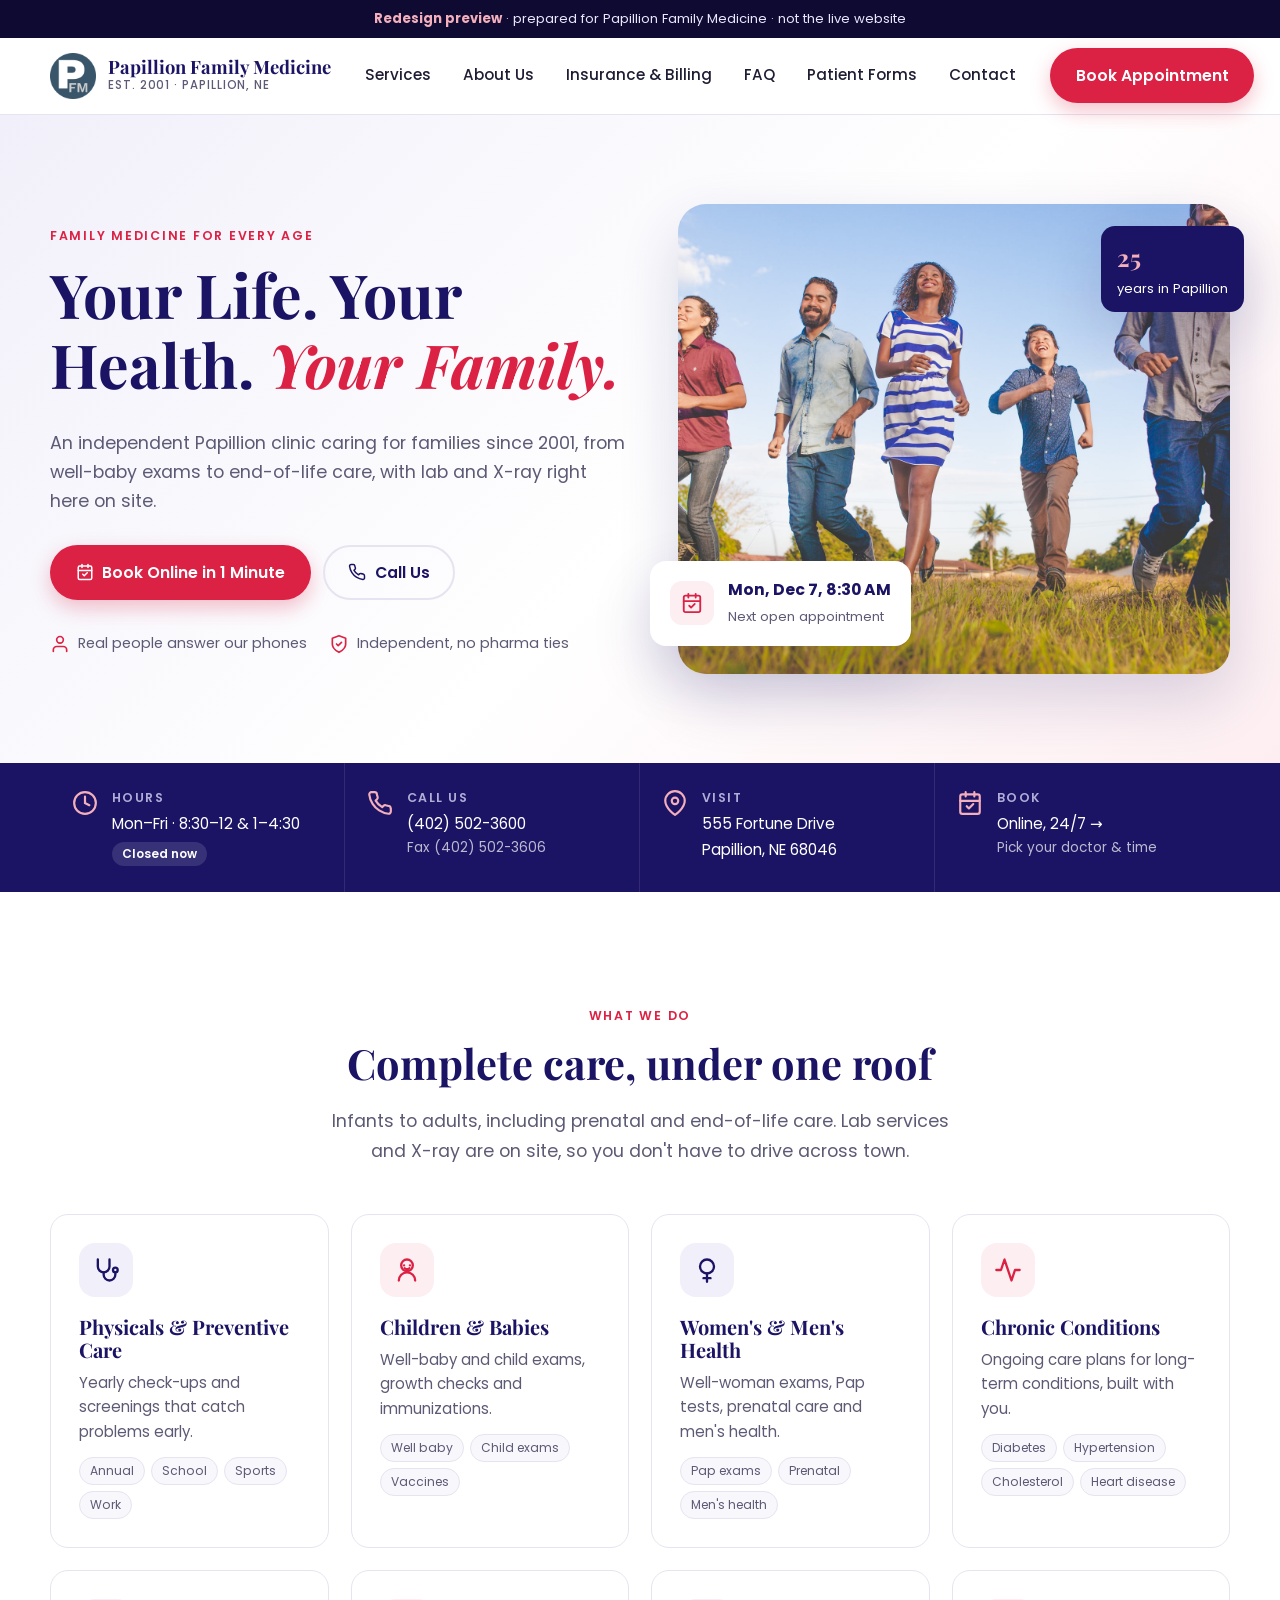
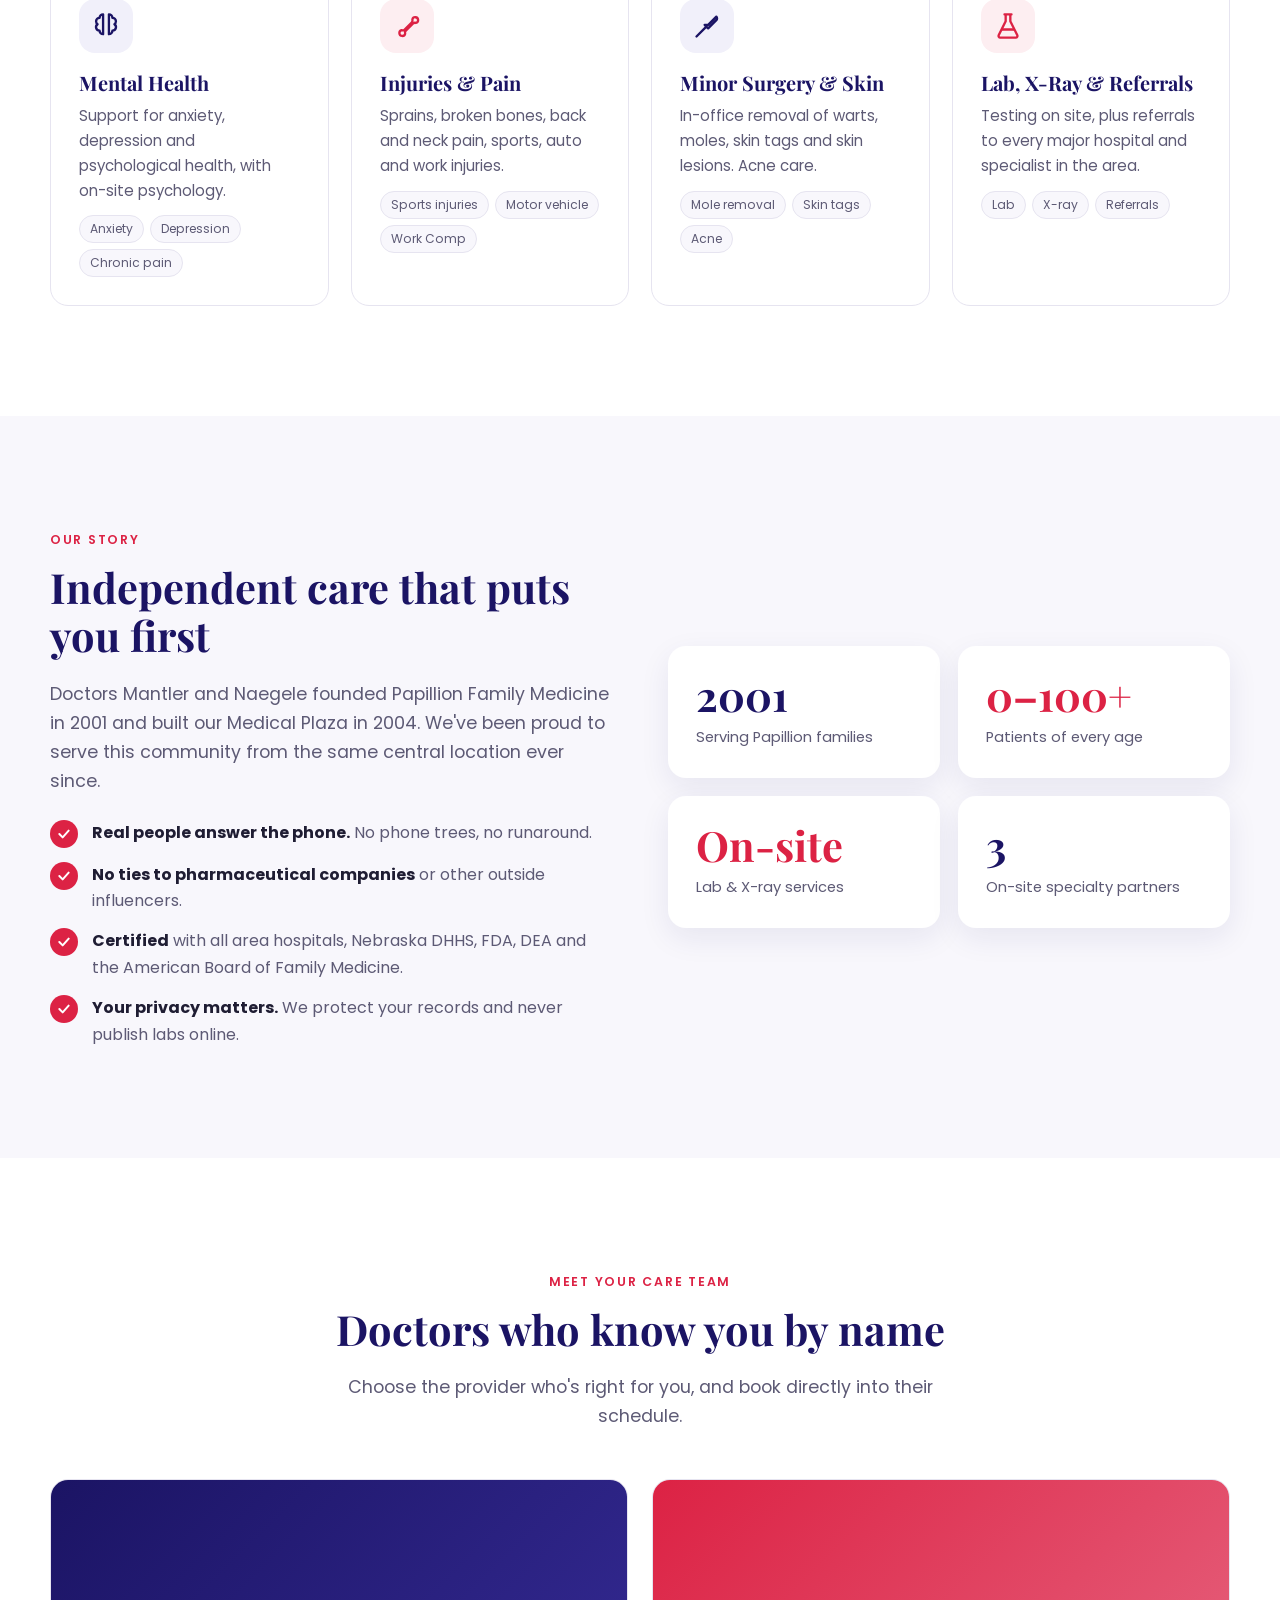
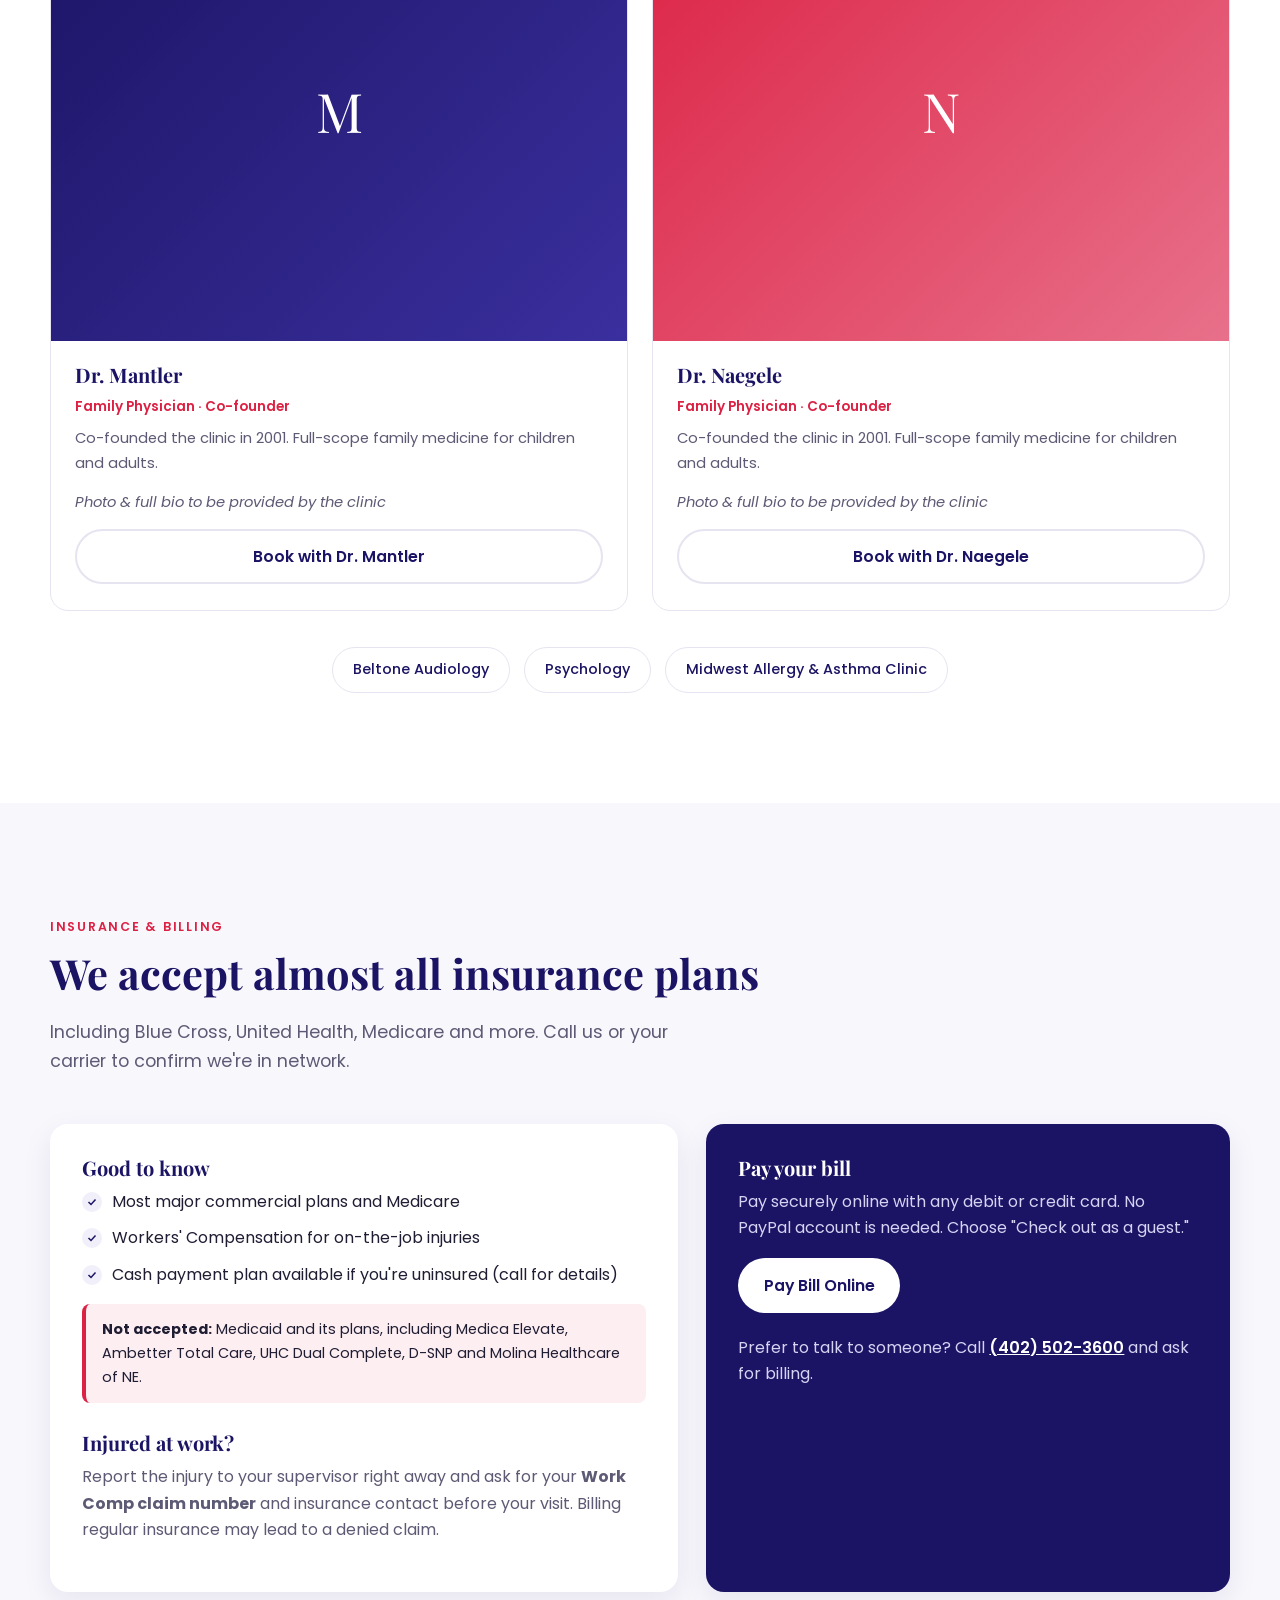
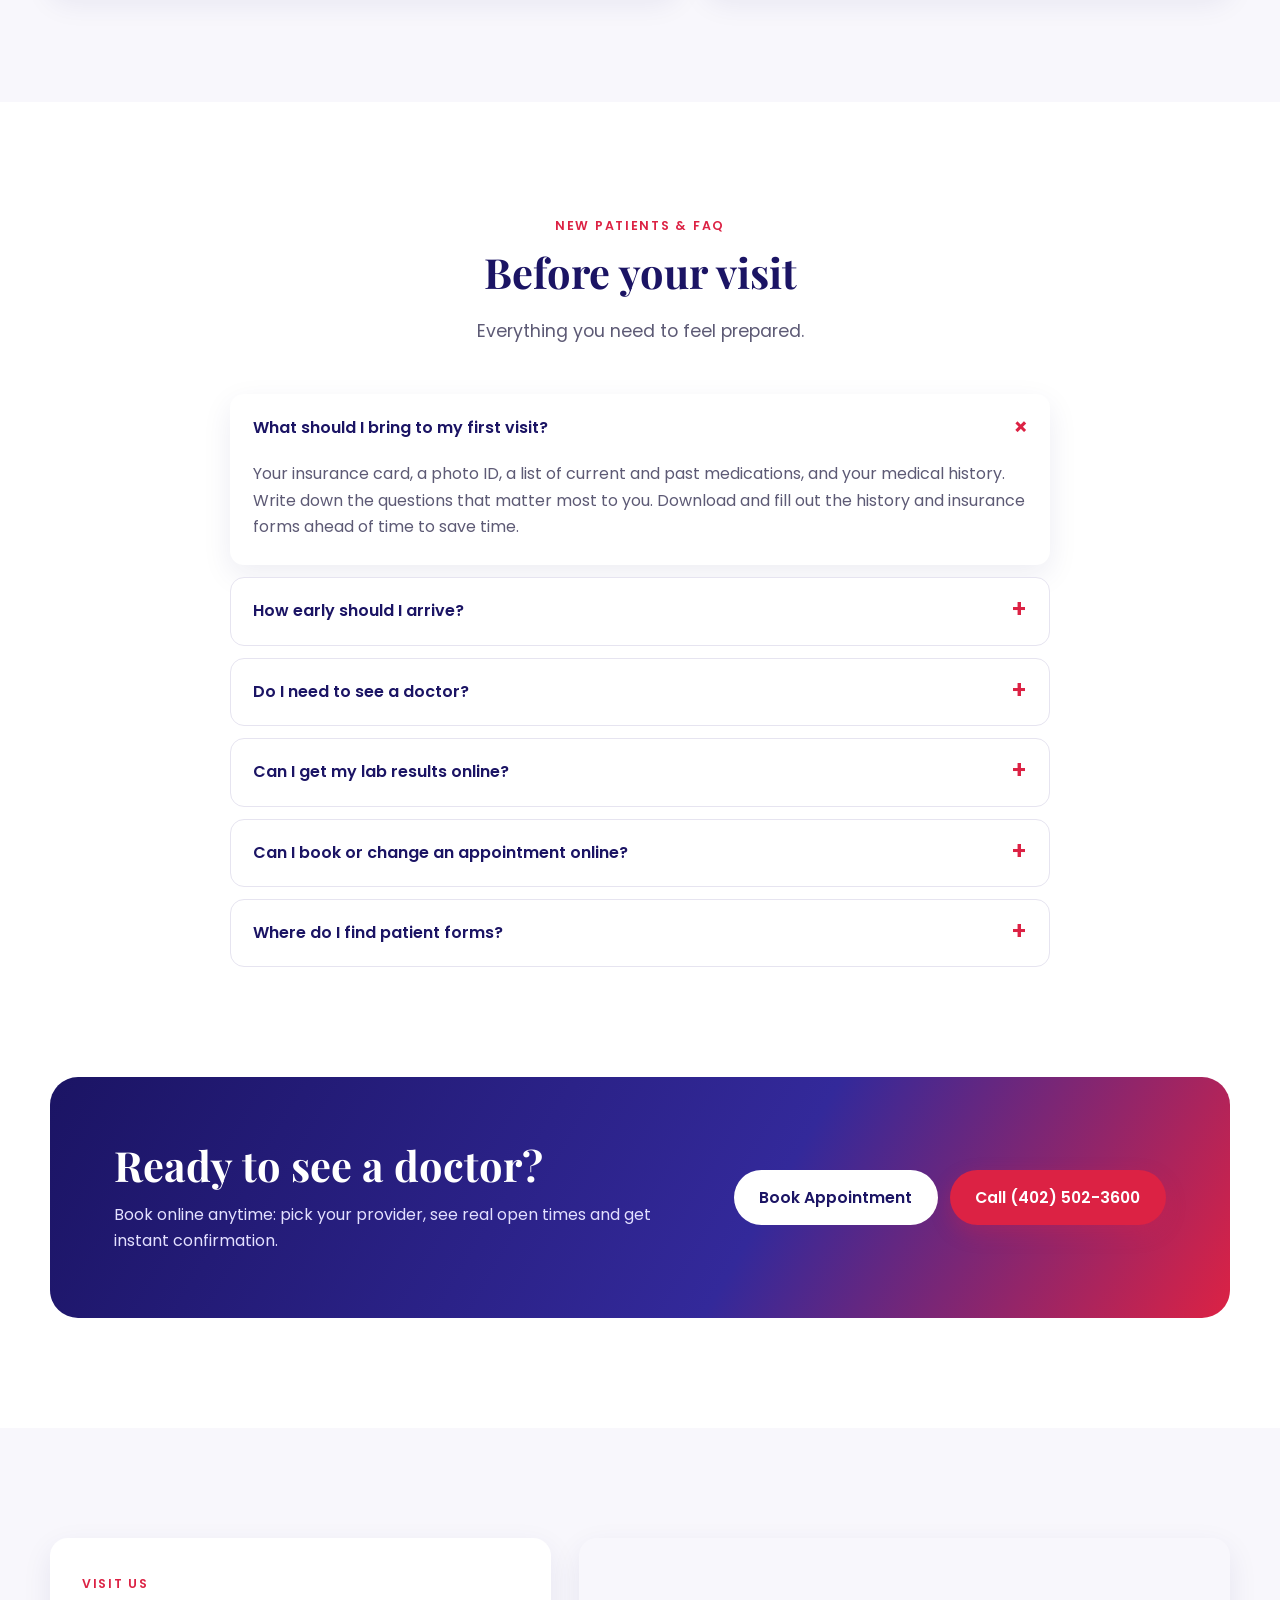
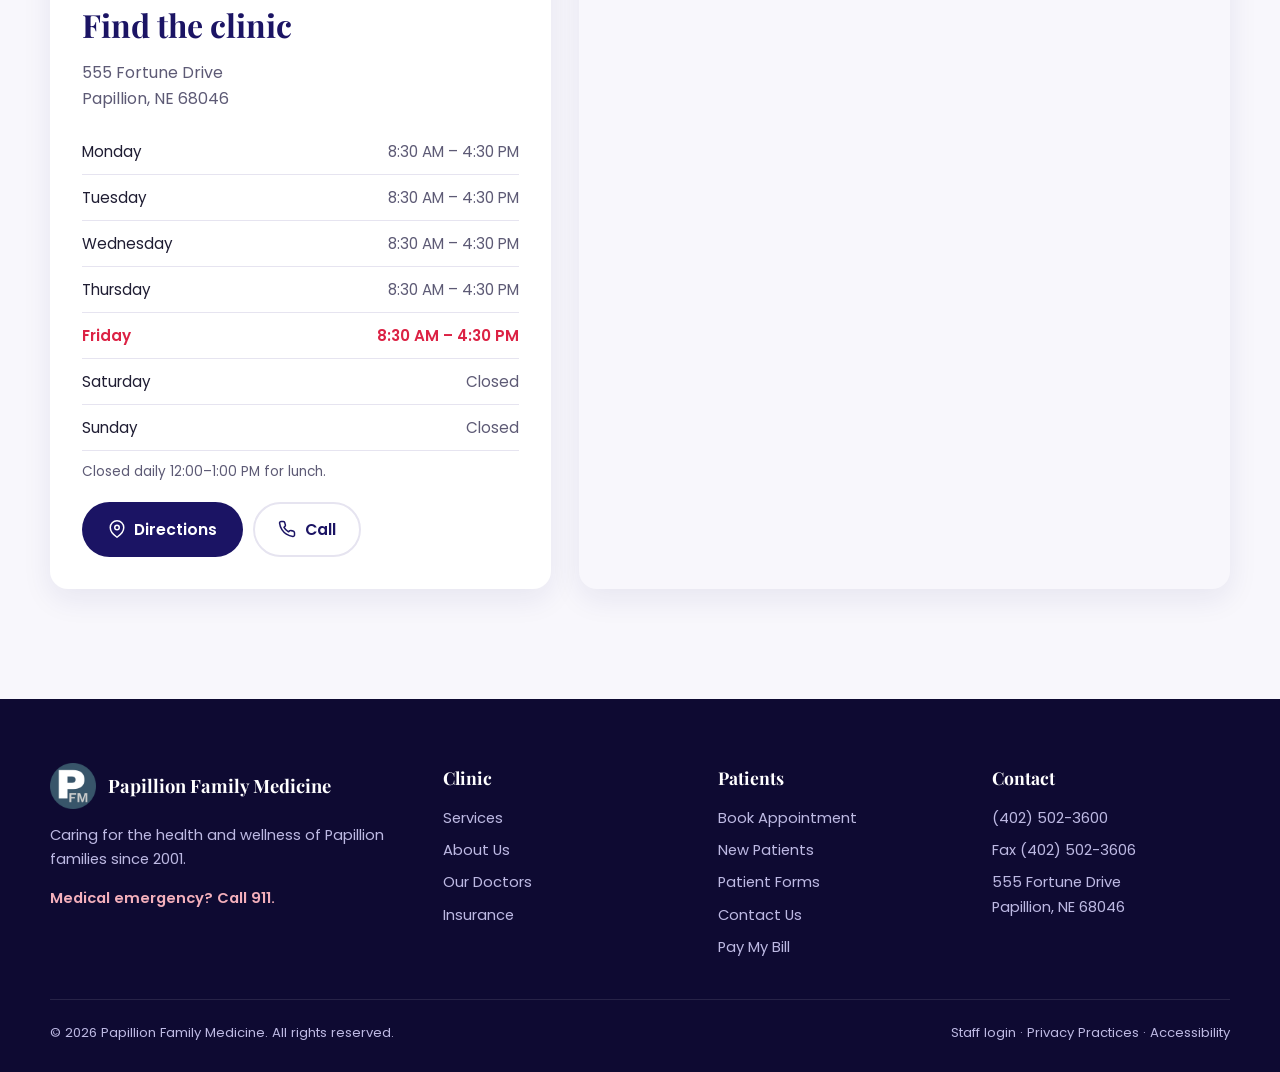
<file: index.html>
<!doctype html>
<html lang="en">
<head>
  <meta charset="utf-8">
  <meta name="viewport" content="width=device-width, initial-scale=1">
  <meta name="robots" content="noindex, nofollow">
  <title>Papillion Family Medicine | Family Doctors in Papillion, NE</title>
  <meta name="description" content="Independent family medicine clinic in Papillion, Nebraska since 2001. Physicals, women's health, chronic care, injuries, on-site lab and X-ray. Book online or call (402) 502-3600.">
  <link rel="icon" href="img/logo.png">
  <link rel="preconnect" href="https://fonts.googleapis.com">
  <link rel="preconnect" href="https://fonts.gstatic.com" crossorigin>
  <link href="https://fonts.googleapis.com/css2?family=Playfair+Display:ital,wght@0,600;0,700;1,600&family=Poppins:wght@400;500;600&display=swap" rel="stylesheet">
  <link rel="stylesheet" href="css/style.css">
</head>
<body class="has-mobile-bar">
  <svg width="0" height="0" style="position:absolute" aria-hidden="true">
    <symbol id="i-phone" viewBox="0 0 24 24" fill="none" stroke="currentColor" stroke-width="2" stroke-linecap="round" stroke-linejoin="round"><path d="M22 16.9v3a2 2 0 0 1-2.2 2 19.8 19.8 0 0 1-8.6-3.1 19.5 19.5 0 0 1-6-6A19.8 19.8 0 0 1 2.1 4.2 2 2 0 0 1 4.1 2h3a2 2 0 0 1 2 1.7c.1.9.4 1.8.7 2.7a2 2 0 0 1-.5 2.1L8 9.8a16 16 0 0 0 6 6l1.3-1.3a2 2 0 0 1 2.1-.4c.9.3 1.8.6 2.7.7a2 2 0 0 1 1.7 2z"/></symbol>
    <symbol id="i-cal" viewBox="0 0 24 24" fill="none" stroke="currentColor" stroke-width="2" stroke-linecap="round" stroke-linejoin="round"><rect x="3" y="4" width="18" height="18" rx="2"/><path d="M16 2v4M8 2v4M3 10h18M9 15l2 2 4-4"/></symbol>
    <symbol id="i-clock" viewBox="0 0 24 24" fill="none" stroke="currentColor" stroke-width="2" stroke-linecap="round"><circle cx="12" cy="12" r="10"/><path d="M12 6v6l4 2"/></symbol>
    <symbol id="i-pin" viewBox="0 0 24 24" fill="none" stroke="currentColor" stroke-width="2" stroke-linecap="round" stroke-linejoin="round"><path d="M21 10c0 7-9 13-9 13S3 17 3 10a9 9 0 0 1 18 0z"/><circle cx="12" cy="10" r="3"/></symbol>
    <symbol id="i-heart" viewBox="0 0 24 24" fill="none" stroke="currentColor" stroke-width="2" stroke-linecap="round" stroke-linejoin="round"><path d="M20.8 4.6a5.5 5.5 0 0 0-7.8 0L12 5.7l-1-1.1a5.5 5.5 0 0 0-7.8 7.8l1 1.1L12 21l7.8-7.5 1-1.1a5.5 5.5 0 0 0 0-7.8z"/></symbol>
    <symbol id="i-user" viewBox="0 0 24 24" fill="none" stroke="currentColor" stroke-width="2" stroke-linecap="round" stroke-linejoin="round"><path d="M20 21v-2a4 4 0 0 0-4-4H8a4 4 0 0 0-4 4v2"/><circle cx="12" cy="7" r="4"/></symbol>
    <symbol id="i-check" viewBox="0 0 24 24" fill="none" stroke="currentColor" stroke-width="3" stroke-linecap="round" stroke-linejoin="round"><path d="M5 12l5 5 9-10"/></symbol>
    <symbol id="i-shield" viewBox="0 0 24 24" fill="none" stroke="currentColor" stroke-width="2" stroke-linecap="round" stroke-linejoin="round"><path d="M12 22s8-4 8-10V5l-8-3-8 3v7c0 6 8 10 8 10z"/><path d="M9 12l2 2 4-4"/></symbol>
    <symbol id="i-steth" viewBox="0 0 24 24" fill="none" stroke="currentColor" stroke-width="2" stroke-linecap="round" stroke-linejoin="round"><path d="M5 3v6a5 5 0 0 0 10 0V3"/><path d="M10 14v2a5 5 0 0 0 10 0v-2"/><circle cx="20" cy="12" r="2"/></symbol>
    <symbol id="i-baby" viewBox="0 0 24 24" fill="none" stroke="currentColor" stroke-width="2" stroke-linecap="round" stroke-linejoin="round"><circle cx="12" cy="8" r="5"/><path d="M9.5 8h.01M14.5 8h.01M10 10.5a3 3 0 0 0 4 0"/><path d="M5 21a7 7 0 0 1 14 0"/></symbol>
    <symbol id="i-brain" viewBox="0 0 24 24" fill="none" stroke="currentColor" stroke-width="2" stroke-linecap="round" stroke-linejoin="round"><path d="M9.5 2a3 3 0 0 0-3 3 3 3 0 0 0-3 3c0 1 .5 2 1.3 2.5A3 3 0 0 0 6.5 16a3 3 0 0 0 3 3V2zM14.5 2a3 3 0 0 1 3 3 3 3 0 0 1 3 3c0 1-.5 2-1.3 2.5a3 3 0 0 1-1.7 5.5 3 3 0 0 1-3 3V2z"/></symbol>
    <symbol id="i-pulse" viewBox="0 0 24 24" fill="none" stroke="currentColor" stroke-width="2" stroke-linecap="round" stroke-linejoin="round"><path d="M22 12h-4l-3 9L9 3l-3 9H2"/></symbol>
    <symbol id="i-bone" viewBox="0 0 24 24" fill="none" stroke="currentColor" stroke-width="2" stroke-linecap="round" stroke-linejoin="round"><path d="M17 10c.7-.7 1.7-.9 2.6-.6a2.5 2.5 0 1 0-3-3c.3.9.1 1.9-.6 2.6l-6 6c-.7.7-1.7.9-2.6.6a2.5 2.5 0 1 0 3 3c-.3-.9-.1-1.9.6-2.6z"/></symbol>
    <symbol id="i-flask" viewBox="0 0 24 24" fill="none" stroke="currentColor" stroke-width="2" stroke-linecap="round" stroke-linejoin="round"><path d="M9 2h6M10 2v6L4 20a1.5 1.5 0 0 0 1.3 2h13.4A1.5 1.5 0 0 0 20 20L14 8V2"/><path d="M7 15h10"/></symbol>
    <symbol id="i-scalpel" viewBox="0 0 24 24" fill="none" stroke="currentColor" stroke-width="2" stroke-linecap="round" stroke-linejoin="round"><path d="M3 21l8-8M13 11l7-7a2.1 2.1 0 0 1 0 3l-7 7-3-3z"/></symbol>
    <symbol id="i-female" viewBox="0 0 24 24" fill="none" stroke="currentColor" stroke-width="2" stroke-linecap="round"><circle cx="12" cy="9" r="6"/><path d="M12 15v7M9 19h6"/></symbol>
    <symbol id="i-menu" viewBox="0 0 24 24" fill="none" stroke="currentColor" stroke-width="2" stroke-linecap="round"><path d="M4 7h16M4 12h16M4 17h16"/></symbol>
  </svg>

  <div class="demo-banner"><strong>Redesign preview</strong> · prepared for Papillion Family Medicine · not the live website</div>

  <header class="site-header">
    <nav class="container nav" aria-label="Main">
      <a class="brand" href="#top">
        <img src="img/logo.png" alt="" width="46" height="46">
        <span class="brand-name">Papillion Family Medicine<small>Est. 2001 · Papillion, NE</small></span>
      </a>
      <ul class="nav-links" id="navLinks">
        <li><a href="#services">Services</a></li>
        <li><a href="#about">About Us</a></li>
        <li><a href="#insurance">Insurance &amp; Billing</a></li>
        <li><a href="#new-patients">FAQ</a></li>
        <li><a href="forms.html">Patient Forms</a></li>
        <li><a href="contact.html">Contact</a></li>
      </ul>
      <div class="nav-cta">
        <a class="nav-phone" href="tel:+14025023600"><svg><use href="#i-phone"/></svg>(402) 502-3600</a>
        <a class="btn btn-primary" href="book.html">Book Appointment</a>
        <button class="menu-toggle" id="menuToggle" aria-label="Open menu" aria-expanded="false" aria-controls="navLinks"><svg><use href="#i-menu"/></svg></button>
      </div>
    </nav>
  </header>

  <main id="top">
    <!-- HERO -->
    <section class="hero">
      <div class="container hero-grid">
        <div>
          <span class="eyebrow">Family medicine for every age</span>
          <h1>Your Life. Your Health. <span>Your Family.</span></h1>
          <p class="lead">An independent Papillion clinic caring for families since 2001, from well-baby exams to end-of-life care, with lab and X-ray right here on site.</p>
          <div class="hero-actions">
            <a class="btn btn-primary" href="book.html"><svg><use href="#i-cal"/></svg>Book Online in 1 Minute</a>
            <a class="btn btn-ghost" href="tel:+14025023600"><svg><use href="#i-phone"/></svg>Call Us</a>
          </div>
          <div class="hero-trust">
            <div><svg><use href="#i-user"/></svg>Real people answer our phones</div>
            <div><svg><use href="#i-shield"/></svg>Independent, no pharma ties</div>
          </div>
        </div>
        <div class="hero-media">
          <img src="img/hero.jpg" alt="A happy family running together on a sunny day" width="1800" height="1200">
          <div class="hero-badge"><b>25</b>years in Papillion</div>
          <div class="hero-card">
            <div class="dot"><svg><use href="#i-cal"/></svg></div>
            <div><strong id="nextAvail">Checking availability…</strong><span>Next open appointment</span></div>
          </div>
        </div>
      </div>
    </section>

    <!-- INFO STRIP -->
    <section class="info-strip" aria-label="Clinic information">
      <div class="container info-grid">
        <div class="info-item"><svg><use href="#i-clock"/></svg><div><h4>Hours</h4><p>Mon–Fri · 8:30–12 &amp; 1–4:30</p><span class="open-pill" id="openPill">—</span></div></div>
        <div class="info-item"><svg><use href="#i-phone"/></svg><div><h4>Call us</h4><a href="tel:+14025023600">(402) 502-3600</a><p style="opacity:.7;font-size:.85rem">Fax (402) 502-3606</p></div></div>
        <div class="info-item"><svg><use href="#i-pin"/></svg><div><h4>Visit</h4><a href="https://maps.google.com/?q=555+Fortune+Drive+Papillion+NE+68046" target="_blank" rel="noopener">555 Fortune Drive<br>Papillion, NE 68046</a></div></div>
        <div class="info-item"><svg><use href="#i-cal"/></svg><div><h4>Book</h4><a href="book.html">Online, 24/7 →</a><p style="opacity:.7;font-size:.85rem">Pick your doctor &amp; time</p></div></div>
      </div>
    </section>

    <!-- SERVICES -->
    <section class="section" id="services">
      <div class="container">
        <div class="section-head center reveal">
          <span class="eyebrow">What we do</span>
          <h2>Complete care, under one roof</h2>
          <p class="lead">Infants to adults, including prenatal and end-of-life care. Lab services and X-ray are on site, so you don't have to drive across town.</p>
        </div>
        <div class="services-grid">
          <article class="service-card reveal"><div class="service-icon"><svg><use href="#i-steth"/></svg></div><h3>Physicals &amp; Preventive Care</h3><p>Yearly check-ups and screenings that catch problems early.</p><div class="tags"><span class="tag">Annual</span><span class="tag">School</span><span class="tag">Sports</span><span class="tag">Work</span></div></article>
          <article class="service-card reveal"><div class="service-icon"><svg><use href="#i-baby"/></svg></div><h3>Children &amp; Babies</h3><p>Well-baby and child exams, growth checks and immunizations.</p><div class="tags"><span class="tag">Well baby</span><span class="tag">Child exams</span><span class="tag">Vaccines</span></div></article>
          <article class="service-card reveal"><div class="service-icon"><svg><use href="#i-female"/></svg></div><h3>Women's &amp; Men's Health</h3><p>Well-woman exams, Pap tests, prenatal care and men's health.</p><div class="tags"><span class="tag">Pap exams</span><span class="tag">Prenatal</span><span class="tag">Men's health</span></div></article>
          <article class="service-card reveal"><div class="service-icon"><svg><use href="#i-pulse"/></svg></div><h3>Chronic Conditions</h3><p>Ongoing care plans for long-term conditions, built with you.</p><div class="tags"><span class="tag">Diabetes</span><span class="tag">Hypertension</span><span class="tag">Cholesterol</span><span class="tag">Heart disease</span></div></article>
          <article class="service-card reveal"><div class="service-icon"><svg><use href="#i-brain"/></svg></div><h3>Mental Health</h3><p>Support for anxiety, depression and psychological health, with on-site psychology.</p><div class="tags"><span class="tag">Anxiety</span><span class="tag">Depression</span><span class="tag">Chronic pain</span></div></article>
          <article class="service-card reveal"><div class="service-icon"><svg><use href="#i-bone"/></svg></div><h3>Injuries &amp; Pain</h3><p>Sprains, broken bones, back and neck pain, sports, auto and work injuries.</p><div class="tags"><span class="tag">Sports injuries</span><span class="tag">Motor vehicle</span><span class="tag">Work Comp</span></div></article>
          <article class="service-card reveal"><div class="service-icon"><svg><use href="#i-scalpel"/></svg></div><h3>Minor Surgery &amp; Skin</h3><p>In-office removal of warts, moles, skin tags and skin lesions. Acne care.</p><div class="tags"><span class="tag">Mole removal</span><span class="tag">Skin tags</span><span class="tag">Acne</span></div></article>
          <article class="service-card reveal"><div class="service-icon"><svg><use href="#i-flask"/></svg></div><h3>Lab, X-Ray &amp; Referrals</h3><p>Testing on site, plus referrals to every major hospital and specialist in the area.</p><div class="tags"><span class="tag">Lab</span><span class="tag">X-ray</span><span class="tag">Referrals</span></div></article>
        </div>
      </div>
    </section>

    <!-- ABOUT -->
    <section class="section soft" id="about">
      <div class="container">
        <div class="about-grid">
          <div class="reveal">
            <span class="eyebrow">Our story</span>
            <h2>Independent care that puts you first</h2>
            <p class="lead">Doctors Mantler and Naegele founded Papillion Family Medicine in 2001 and built our Medical Plaza in 2004. We've been proud to serve this community from the same central location ever since.</p>
            <div class="about-points">
              <div class="about-point"><span class="check"><svg><use href="#i-check"/></svg></span><p><strong>Real people answer the phone.</strong> No phone trees, no runaround.</p></div>
              <div class="about-point"><span class="check"><svg><use href="#i-check"/></svg></span><p><strong>No ties to pharmaceutical companies</strong> or other outside influencers.</p></div>
              <div class="about-point"><span class="check"><svg><use href="#i-check"/></svg></span><p><strong>Certified</strong> with all area hospitals, Nebraska DHHS, FDA, DEA and the American Board of Family Medicine.</p></div>
              <div class="about-point"><span class="check"><svg><use href="#i-check"/></svg></span><p><strong>Your privacy matters.</strong> We protect your records and never publish labs online.</p></div>
            </div>
          </div>
          <div class="stat-grid reveal">
            <div class="stat"><b>2001</b><span>Serving Papillion families</span></div>
            <div class="stat"><b>0–100+</b><span>Patients of every age</span></div>
            <div class="stat"><b>On-site</b><span>Lab &amp; X-ray services</span></div>
            <div class="stat"><b>3</b><span>On-site specialty partners</span></div>
          </div>
        </div>
      </div>
    </section>

    <!-- PROVIDERS -->
    <section class="section" id="providers">
      <div class="container">
        <div class="section-head center reveal">
          <span class="eyebrow">Meet your care team</span>
          <h2>Doctors who know you by name</h2>
          <p class="lead">Choose the provider who's right for you, and book directly into their schedule.</p>
        </div>
        <div class="providers-grid">
          <article class="provider-card reveal">
            <div class="provider-photo" aria-hidden="true">M</div>
            <div class="provider-body">
              <h3>Dr. Mantler</h3>
              <div class="role">Family Physician · Co-founder</div>
              <p>Co-founded the clinic in 2001. Full-scope family medicine for children and adults.</p>
              <p class="placeholder-note">Photo &amp; full bio to be provided by the clinic</p>
              <a class="btn btn-ghost" href="book.html?provider=mantler">Book with Dr. Mantler</a>
            </div>
          </article>
          <article class="provider-card reveal">
            <div class="provider-photo" aria-hidden="true">N</div>
            <div class="provider-body">
              <h3>Dr. Naegele</h3>
              <div class="role">Family Physician · Co-founder</div>
              <p>Co-founded the clinic in 2001. Full-scope family medicine for children and adults.</p>
              <p class="placeholder-note">Photo &amp; full bio to be provided by the clinic</p>
              <a class="btn btn-ghost" href="book.html?provider=naegele">Book with Dr. Naegele</a>
            </div>
          </article>
        </div>
        <div class="specialists reveal" aria-label="On-site specialty partners">
          <span class="specialist">Beltone Audiology</span>
          <span class="specialist">Psychology</span>
          <span class="specialist">Midwest Allergy &amp; Asthma Clinic</span>
        </div>
      </div>
    </section>

    <!-- INSURANCE -->
    <section class="section soft" id="insurance">
      <div class="container">
        <div class="section-head reveal">
          <span class="eyebrow">Insurance &amp; billing</span>
          <h2>We accept almost all insurance plans</h2>
          <p class="lead">Including Blue Cross, United Health, Medicare and more. Call us or your carrier to confirm we're in network.</p>
        </div>
        <div class="insurance-grid">
          <div class="panel reveal">
            <h3>Good to know</h3>
            <ul class="check-list">
              <li>Most major commercial plans and Medicare</li>
              <li>Workers' Compensation for on-the-job injuries</li>
              <li>Cash payment plan available if you're uninsured (call for details)</li>
            </ul>
            <div class="notice"><strong>Not accepted:</strong> Medicaid and its plans, including Medica Elevate, Ambetter Total Care, UHC Dual Complete, D-SNP and Molina Healthcare of NE.</div>
            <h3 style="margin-top:28px">Injured at work?</h3>
            <p style="color:var(--muted)">Report the injury to your supervisor right away and ask for your <strong>Work Comp claim number</strong> and insurance contact before your visit. Billing regular insurance may lead to a denied claim.</p>
          </div>
          <div class="panel navy reveal">
            <h3>Pay your bill</h3>
            <p>Pay securely online with any debit or credit card. No PayPal account is needed. Choose "Check out as a guest."</p>
            <p><a class="btn btn-light" href="#" onclick="alert('Demo: this would open the clinic\'s secure payment page.');return false;">Pay Bill Online</a></p>
            <p style="margin-top:22px">Prefer to talk to someone? Call <a href="tel:+14025023600" style="color:#fff;font-weight:600">(402) 502-3600</a> and ask for billing.</p>
          </div>
        </div>
      </div>
    </section>

    <!-- NEW PATIENTS / FAQ -->
    <section class="section" id="new-patients">
      <div class="container">
        <div class="section-head center reveal">
          <span class="eyebrow">New patients &amp; FAQ</span>
          <h2>Before your visit</h2>
          <p class="lead">Everything you need to feel prepared.</p>
        </div>
        <div class="faq reveal">
          <details open><summary>What should I bring to my first visit?</summary><p>Your insurance card, a photo ID, a list of current and past medications, and your medical history. Write down the questions that matter most to you. Download and fill out the history and insurance forms ahead of time to save time.</p></details>
          <details><summary>How early should I arrive?</summary><p>Arrive 15 minutes early if you need to fill out forms here, or 5 minutes early for a typical appointment.</p></details>
          <details><summary>Do I need to see a doctor?</summary><p>If you're a patient here, you're welcome to call and ask our nurses. We may suggest an office visit. If your situation is life-threatening, call 911 or go to the nearest emergency room.</p></details>
          <details><summary>Can I get my lab results online?</summary><p>To protect your privacy, we do not publish lab results on the web. We're happy to share them by phone or in person, and we'll text or email if you sign a waiver.</p></details>
          <details><summary>Can I book or change an appointment online?</summary><p>Yes. Use our <a href="book.html">online booking</a> to choose a provider, visit type and time that works for you. To change or cancel, call us or <a href="contact.html">send a message</a>.</p></details>
          <details><summary>Where do I find patient forms?</summary><p>New patient history and insurance forms are on our <a href="forms.html">Patient Forms page</a>, along with a checklist of what to bring.</p></details>
        </div>
      </div>
    </section>

    <!-- CTA -->
    <section class="section" style="padding-top:0">
      <div class="container">
        <div class="cta-band reveal">
          <div>
            <h2>Ready to see a doctor?</h2>
            <p>Book online anytime: pick your provider, see real open times and get instant confirmation.</p>
          </div>
          <div class="actions">
            <a class="btn btn-light" href="book.html">Book Appointment</a>
            <a class="btn btn-primary" href="tel:+14025023600">Call (402) 502-3600</a>
          </div>
        </div>
      </div>
    </section>

    <!-- CONTACT -->
    <section class="section soft" id="contact">
      <div class="container contact-grid">
        <div class="panel reveal">
          <span class="eyebrow">Visit us</span>
          <h2 style="font-size:2rem">Find the clinic</h2>
          <p style="color:var(--muted)">555 Fortune Drive<br>Papillion, NE 68046</p>
          <table class="hours-table" id="hoursTable" aria-label="Office hours">
            <tr data-d="1"><td>Monday</td><td>8:30 AM – 4:30 PM</td></tr>
            <tr data-d="2"><td>Tuesday</td><td>8:30 AM – 4:30 PM</td></tr>
            <tr data-d="3"><td>Wednesday</td><td>8:30 AM – 4:30 PM</td></tr>
            <tr data-d="4"><td>Thursday</td><td>8:30 AM – 4:30 PM</td></tr>
            <tr data-d="5"><td>Friday</td><td>8:30 AM – 4:30 PM</td></tr>
            <tr data-d="6"><td>Saturday</td><td>Closed</td></tr>
            <tr data-d="0"><td>Sunday</td><td>Closed</td></tr>
          </table>
          <p style="font-size:.85rem;color:var(--muted);margin-top:10px">Closed daily 12:00–1:00 PM for lunch.</p>
          <div style="display:flex;gap:10px;flex-wrap:wrap;margin-top:18px">
            <a class="btn btn-navy" href="https://maps.google.com/?q=555+Fortune+Drive+Papillion+NE+68046" target="_blank" rel="noopener"><svg><use href="#i-pin"/></svg>Directions</a>
            <a class="btn btn-ghost" href="tel:+14025023600"><svg><use href="#i-phone"/></svg>Call</a>
          </div>
        </div>
        <iframe class="map-frame reveal" title="Map to Papillion Family Medicine" loading="lazy" referrerpolicy="no-referrer-when-downgrade"
          src="https://www.google.com/maps?q=555+Fortune+Drive,+Papillion,+NE+68046&output=embed"></iframe>
      </div>
    </section>
  </main>

  <footer class="site-footer">
    <div class="container">
      <div class="footer-grid">
        <div>
          <a class="brand" href="#top" style="margin-bottom:14px"><img src="img/logo.png" alt="" width="40" height="40"><span class="brand-name" style="color:#fff">Papillion Family Medicine</span></a>
          <p>Caring for the health and wellness of Papillion families since 2001.</p>
          <p class="emergency">Medical emergency? Call 911.</p>
        </div>
        <div><h4>Clinic</h4><ul><li><a href="#services">Services</a></li><li><a href="#about">About Us</a></li><li><a href="#providers">Our Doctors</a></li><li><a href="#insurance">Insurance</a></li></ul></div>
        <div><h4>Patients</h4><ul><li><a href="book.html">Book Appointment</a></li><li><a href="#new-patients">New Patients</a></li><li><a href="forms.html">Patient Forms</a></li><li><a href="contact.html">Contact Us</a></li><li><a href="#insurance">Pay My Bill</a></li></ul></div>
        <div><h4>Contact</h4><ul><li><a href="tel:+14025023600">(402) 502-3600</a></li><li>Fax (402) 502-3606</li><li>555 Fortune Drive<br>Papillion, NE 68046</li></ul></div>
      </div>
      <div class="footer-bottom">
        <span>© <span id="year"></span> Papillion Family Medicine. All rights reserved.</span>
        <span><a href="admin.html">Staff login</a> · Privacy Practices · Accessibility</span>
      </div>
    </div>
  </footer>

  <div class="mobile-bar">
    <a class="btn btn-ghost" href="tel:+14025023600"><svg><use href="#i-phone"/></svg>Call</a>
    <a class="btn btn-primary" href="book.html"><svg><use href="#i-cal"/></svg>Book</a>
  </div>

  <script src="js/data.js"></script>
  <script>
    // Mobile menu
    const toggle = document.getElementById("menuToggle"), links = document.getElementById("navLinks");
    toggle.addEventListener("click", () => {
      const open = links.classList.toggle("open");
      toggle.setAttribute("aria-expanded", open);
    });
    links.addEventListener("click", (e) => { if (e.target.tagName === "A") { links.classList.remove("open"); toggle.setAttribute("aria-expanded", false); } });

    // Open-now status + today's row
    (function () {
      const now = new Date(), d = now.getDay(), m = now.getHours() * 60 + now.getMinutes();
      const weekday = d >= 1 && d <= 5;
      const open = weekday && ((m >= 510 && m < 720) || (m >= 780 && m < 990));
      const lunch = weekday && m >= 720 && m < 780;
      const pill = document.getElementById("openPill");
      pill.textContent = open ? "Open now" : lunch ? "Lunch break · back at 1 PM" : "Closed now";
      if (open) pill.classList.add("is-open");
      const row = document.querySelector(`#hoursTable tr[data-d="${d}"]`);
      if (row) row.classList.add("today");
      document.getElementById("year").textContent = now.getFullYear();
    })();

    // Next available appointment, from the booking engine
    (function () {
      const { slotsFor, util } = window.PFM;
      const start = new Date(); start.setHours(0, 0, 0, 0);
      for (let i = 0; i < 21; i++) {
        const day = new Date(start); day.setDate(start.getDate() + i);
        const s = slotsFor("any", day, 20, false)[0];
        if (s) {
          const label = i === 0 ? "Today" : i === 1 ? "Tomorrow" : day.toLocaleDateString("en-US", { weekday: "short", month: "short", day: "numeric" });
          document.getElementById("nextAvail").textContent = `${label}, ${util.fmtTime(s.start)}`;
          return;
        }
      }
      document.getElementById("nextAvail").textContent = "Call to schedule";
    })();

    // Scroll reveal
    const io = new IntersectionObserver((entries) => entries.forEach((e) => { if (e.isIntersecting) { e.target.classList.add("visible"); io.unobserve(e.target); } }), { threshold: 0.12 });
    document.querySelectorAll(".reveal").forEach((el) => io.observe(el));
  </script>
</body>
</html>
</file>
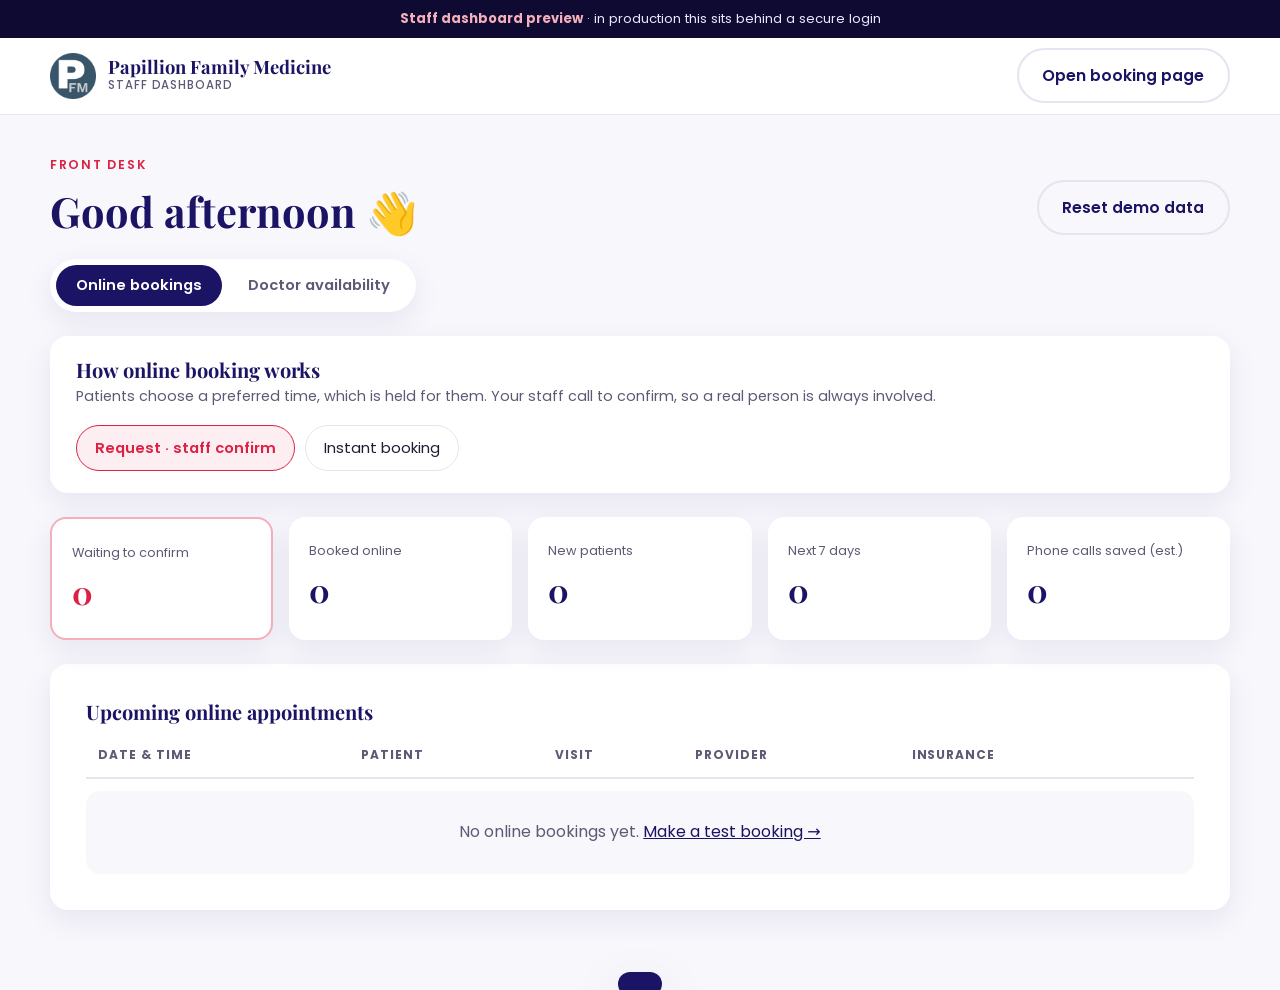
<file: admin.html>
<!doctype html>
<html lang="en">
<head>
  <meta charset="utf-8">
  <meta name="viewport" content="width=device-width, initial-scale=1">
  <meta name="robots" content="noindex, nofollow">
  <title>Staff Dashboard | Papillion Family Medicine</title>
  <link rel="icon" href="img/logo.png">
  <link rel="preconnect" href="https://fonts.googleapis.com">
  <link rel="preconnect" href="https://fonts.gstatic.com" crossorigin>
  <link href="https://fonts.googleapis.com/css2?family=Playfair+Display:wght@600;700&family=Poppins:wght@400;500;600&display=swap" rel="stylesheet">
  <link rel="stylesheet" href="css/style.css">
</head>
<body class="admin-page">
  <div class="demo-banner"><strong>Staff dashboard preview</strong> · in production this sits behind a secure login</div>
  <header class="site-header">
    <nav class="container nav" aria-label="Main">
      <a class="brand" href="index.html"><img src="img/logo.png" alt="" width="46" height="46"><span class="brand-name">Papillion Family Medicine<small>Staff dashboard</small></span></a>
      <div class="nav-cta"><a class="btn btn-ghost" href="book.html">Open booking page</a></div>
    </nav>
  </header>

  <main class="container admin-wrap">
    <div class="admin-head">
      <div><span class="eyebrow">Front desk</span><h2 style="margin:0">Good <span id="greet">day</span> 👋</h2></div>
      <button class="btn btn-ghost" id="resetBtn">Reset demo data</button>
    </div>

    <div class="tabs" role="tablist">
      <button class="tab active" role="tab" aria-selected="true" data-tab="appts">Online bookings</button>
      <button class="tab" role="tab" aria-selected="false" data-tab="sched">Doctor availability</button>
    </div>

    <section class="tab-panel active" id="tab-appts" role="tabpanel">
      <div class="card" style="margin-bottom:24px;padding:22px 26px">
        <div style="display:flex;justify-content:space-between;align-items:center;gap:16px;flex-wrap:wrap">
          <div><h3 style="margin:0 0 4px">How online booking works</h3><p style="margin:0;color:var(--muted);font-size:.9rem" id="modeHelp"></p></div>
          <div class="radio-row" role="radiogroup" aria-label="Booking mode">
            <label class="radio-pill"><input type="radio" name="mode" value="request"><span>Request · staff confirm</span></label>
            <label class="radio-pill"><input type="radio" name="mode" value="instant"><span>Instant booking</span></label>
          </div>
        </div>
      </div>
      <div class="kpis">
        <div class="kpi" style="border:2px solid var(--pink)"><small>Waiting to confirm</small><b id="kPending" style="color:var(--crimson)">0</b></div>
        <div class="kpi"><small>Booked online</small><b id="kTotal">0</b></div>
        <div class="kpi"><small>New patients</small><b id="kNew">0</b></div>
        <div class="kpi"><small>Next 7 days</small><b id="kWeek">0</b></div>
        <div class="kpi"><small>Phone calls saved (est.)</small><b id="kCalls">0</b></div>
      </div>
      <div class="card">
        <h3>Upcoming online appointments</h3>
        <div class="table-wrap"><table class="data"><thead><tr><th>Date &amp; time</th><th>Patient</th><th>Visit</th><th>Provider</th><th>Insurance</th><th></th></tr></thead><tbody id="apptRows"></tbody></table></div>
        <div class="empty" id="noAppts" style="margin-top:12px">No online bookings yet. <a href="book.html">Make a test booking →</a></div>
      </div>
    </section>

    <section class="tab-panel" id="tab-sched" role="tabpanel">
      <p class="lead" style="margin-bottom:22px">Turn days and half-days on or off and add vacation days. Changes appear on the booking page immediately.</p>
      <div class="provider-sched" id="schedList"></div>
    </section>
  </main>

  <div class="toast" id="toast" role="status"></div>

  <script src="js/data.js"></script>
  <script>
  (function () {
    const P = window.PFM, { util } = P;
    const $ = (s, r = document) => r.querySelector(s), $$ = (s, r = document) => [...r.querySelectorAll(s)];
    const DAYS = ["", "Monday", "Tuesday", "Wednesday", "Thursday", "Friday"];
    const h = new Date().getHours();
    $("#greet").textContent = h < 12 ? "morning" : h < 17 ? "afternoon" : "evening";

    function toast(m) { const t = $("#toast"); t.textContent = m; t.classList.add("show"); clearTimeout(toast.t); toast.t = setTimeout(() => t.classList.remove("show"), 2200); }
    const esc = (s) => String(s).replace(/[&<>"']/g, (c) => ({ "&": "&amp;", "<": "&lt;", ">": "&gt;", '"': "&quot;", "'": "&#39;" }[c]));

    // Time-off helpers: normalise to sorted ranges, label them
    const ranges = (p) => p.timeOff.map((t) => typeof t === "string" ? { start: t, end: t, note: "" } : t).sort((a, b) => a.start.localeCompare(b.start));
    const short = (d) => util.parseYmd(d).toLocaleDateString("en-US", { month: "short", day: "numeric" });
    const rangeLabel = (t) => t.start === t.end ? util.parseYmd(t.start).toLocaleDateString("en-US", { weekday: "short", month: "short", day: "numeric" }) : `${short(t.start)} – ${short(t.end)}`;
    const dayCount = (t) => { const n = Math.round((util.parseYmd(t.end) - util.parseYmd(t.start)) / 864e5) + 1; return `${n} day${n > 1 ? "s" : ""}`; };

    // Tabs
    $$(".tab").forEach((t) => t.addEventListener("click", () => {
      $$(".tab").forEach((x) => { x.classList.toggle("active", x === t); x.setAttribute("aria-selected", x === t); });
      $$(".tab-panel").forEach((p) => p.classList.toggle("active", p.id === "tab-" + t.dataset.tab));
    }));

    // Appointments
    function renderAppts() {
      const now = util.ymd(new Date());
      const list = [...P.state.bookings].filter((b) => b.date >= now).sort((a, b) => (a.date + a.start).localeCompare(b.date + b.start) || a.start - b.start);
      const in7 = util.ymd(new Date(Date.now() + 7 * 864e5));
      $("#kPending").textContent = list.filter((b) => b.status === "requested").length;
      $("#kTotal").textContent = P.state.bookings.length;
      $("#kNew").textContent = P.state.bookings.filter((b) => b.patientType === "new").length;
      $("#kWeek").textContent = list.filter((b) => b.date <= in7).length;
      $("#kCalls").textContent = P.state.bookings.length;
      $("#noAppts").style.display = list.length ? "none" : "block";
      $("#apptRows").innerHTML = list.map((b) => `<tr>
        <td><strong>${util.parseYmd(b.date).toLocaleDateString("en-US", { weekday: "short", month: "short", day: "numeric" })}</strong><br><span style="color:var(--muted)">${util.fmtTime(b.start)}</span>${P.isOff(P.provider(b.providerId), b.date) ? '<br><span class="badge new">Doctor off · reschedule</span>' : ""}</td>
        <td>${esc(b.patient.first)} ${esc(b.patient.last)} ${b.patientType === "new" ? '<span class="badge new">New</span>' : ""}<br><span style="color:var(--muted);font-size:.85rem">${esc(b.patient.phone)}</span></td>
        <td>${P.visit(b.visitId).name}</td><td>${P.provider(b.providerId).name}</td><td>${esc(b.insurance)}</td>
        <td style="white-space:nowrap">${b.status === "requested"
          ? `<span class="badge new">Request</span><br><button class="link-btn" style="color:var(--success)" data-confirm="${b.id}">Confirm</button> <button class="link-btn" data-cancel="${b.id}">Decline</button>`
          : `<span class="badge">Confirmed</span><br><button class="link-btn" data-cancel="${b.id}">Cancel</button>`}</td></tr>`).join("");
      $$("[data-confirm]").forEach((btn) => btn.addEventListener("click", () => {
        const b = P.state.bookings.find((x) => x.id === btn.dataset.confirm);
        b.status = "confirmed"; P.save(); renderAppts();
        toast(`Confirmed. ${b.patient.first} would get a confirmation ${b.remind === "Email" ? "email" : "text"}.`);
      }));
      $$("[data-cancel]").forEach((btn) => btn.addEventListener("click", () => {
        P.state.bookings = P.state.bookings.filter((b) => b.id !== btn.dataset.cancel); P.save(); renderAppts(); toast("Appointment cancelled. Time slot reopened.");
      }));
    }

    // Schedules
    function renderSched() {
      $("#schedList").innerHTML = P.state.providers.map((p) => `
        <article class="sched-card" data-p="${p.id}">
          <header>
            <div class="avatar">${p.initials}</div>
            <div class="grow"><h3>${p.name}</h3><span style="color:var(--muted);font-size:.88rem">${p.title}</span></div>
            <div class="field" style="min-width:150px"><label>Slot length</label>
              <select data-k="slot">${[15, 20, 30].map((m) => `<option value="${m}" ${p.slotMinutes === m ? "selected" : ""}>${m} minutes</option>`).join("")}</select></div>
            <label class="consent" style="align-self:center"><input type="checkbox" data-k="new" ${p.acceptingNew ? "checked" : ""}><span>Accepting new patients</span></label>
          </header>
          <div class="days">${[1, 2, 3, 4, 5].map((d) => { const w = p.week[d]; return `
            <div class="day${w.on ? "" : " off"}" data-d="${d}">
              <label class="toggle">${DAYS[d]}<input type="checkbox" data-k="on" ${w.on ? "checked" : ""}></label>
              <div class="blocks">
                <label><input type="checkbox" data-k="am" ${w.am ? "checked" : ""}> 8:30 AM – 12:00</label>
                <label><input type="checkbox" data-k="pm" ${w.pm ? "checked" : ""}> 1:00 – 4:30 PM</label>
              </div></div>`; }).join("")}</div>
          <h4 style="margin:22px 0 0;color:var(--navy)">Time off &amp; vacation</h4>
          <div class="timeoff">
            <div class="field"><label for="from-${p.id}">From</label><input id="from-${p.id}" type="date" data-k="offfrom" min="${util.ymd(new Date())}"></div>
            <div class="field"><label for="to-${p.id}">To <span style="font-weight:400;color:var(--muted)">(same day = 1 day off)</span></label><input id="to-${p.id}" type="date" data-k="offto" min="${util.ymd(new Date())}"></div>
            <div class="field"><label for="note-${p.id}">Reason <span style="font-weight:400;color:var(--muted)">(optional)</span></label>
              <select id="note-${p.id}" data-k="offnote"><option>Vacation</option><option>Conference</option><option>Sick day</option><option>Personal</option><option>Other</option></select></div>
            <button class="btn btn-navy" data-k="addoff">Add time off</button>
          </div>
          <div class="chips">${ranges(p).map((t, i) => `<span class="chip">${t.note ? `<b>${esc(t.note)}</b> · ` : ""}${rangeLabel(t)} (${dayCount(t)})<button aria-label="Remove time off ${rangeLabel(t)}" data-rm="${i}">×</button></span>`).join("") || '<span style="color:var(--muted);font-size:.85rem">No time off scheduled.</span>'}</div>
        </article>`).join("");

      $$(".sched-card").forEach((card) => {
        const p = P.provider(card.dataset.p);
        card.addEventListener("change", (e) => {
          const k = e.target.dataset.k, day = e.target.closest(".day");
          if (k === "offfrom") {
            const to = $('[data-k="offto"]', card);
            to.min = e.target.value;
            if (!to.value || to.value < e.target.value) to.value = e.target.value;
            return;
          }
          if (k === "slot") p.slotMinutes = +e.target.value;
          else if (k === "new") p.acceptingNew = e.target.checked;
          else if (day && ["on", "am", "pm"].includes(k)) {
            const w = p.week[day.dataset.d]; w[k] = e.target.checked;
            if (k === "on" && w.on && !w.am && !w.pm) { w.am = w.pm = true; }
            if (!w.am && !w.pm) w.on = false;
          } else return;
          P.save(); renderSched(); toast(`${p.name}'s schedule updated`);
        });
        card.addEventListener("click", (e) => {
          if (e.target.dataset.k === "addoff") {
            const start = $('[data-k="offfrom"]', card).value;
            const end = $('[data-k="offto"]', card).value || start;
            const note = $('[data-k="offnote"]', card).value;
            if (!start) return toast("Pick a start date first");
            if (end < start) return toast("The end date is before the start date");
            p.timeOff = ranges(p);
            p.timeOff.push({ start, end, note });
            P.save(); renderSched();
            const clash = P.state.bookings.filter((b) => b.providerId === p.id && b.date >= start && b.date <= end).length;
            toast(clash
              ? `Time off added. ${clash} booked patient${clash > 1 ? "s" : ""} need${clash > 1 ? "" : "s"} to be rescheduled (see Online bookings).`
              : `Time off added (${dayCount({ start, end })}). Online booking is blocked for those dates.`);
            renderAppts();
          } else if (e.target.dataset.rm !== undefined) {
            const list = ranges(p); list.splice(+e.target.dataset.rm, 1);
            p.timeOff = list; P.save(); renderSched(); renderAppts(); toast("Time off removed. Those dates are bookable again.");
          }
        });
      });
    }

    // Booking mode switch
    const MODE_HELP = {
      request: "Patients choose a preferred time, which is held for them. Your staff call to confirm, so a real person is always involved.",
      instant: "Patients book an open time directly and get confirmed right away. Least work for the front desk.",
    };
    function renderMode() {
      const m = P.state.settings.mode;
      $$('input[name="mode"]').forEach((r) => { r.checked = r.value === m; });
      $("#modeHelp").textContent = MODE_HELP[m];
    }
    $$('input[name="mode"]').forEach((r) => r.addEventListener("change", () => {
      P.state.settings.mode = r.value; P.save(); renderMode();
      toast(r.value === "request" ? "Switched to request mode: staff confirm each booking" : "Switched to instant booking");
    }));

    $("#resetBtn").addEventListener("click", () => { if (confirm("Reset all demo bookings and schedules?")) { P.reset(); renderMode(); renderAppts(); renderSched(); toast("Demo data reset"); } });
    renderMode();
    renderAppts(); renderSched();
  })();
  </script>
</body>
</html>
</file>
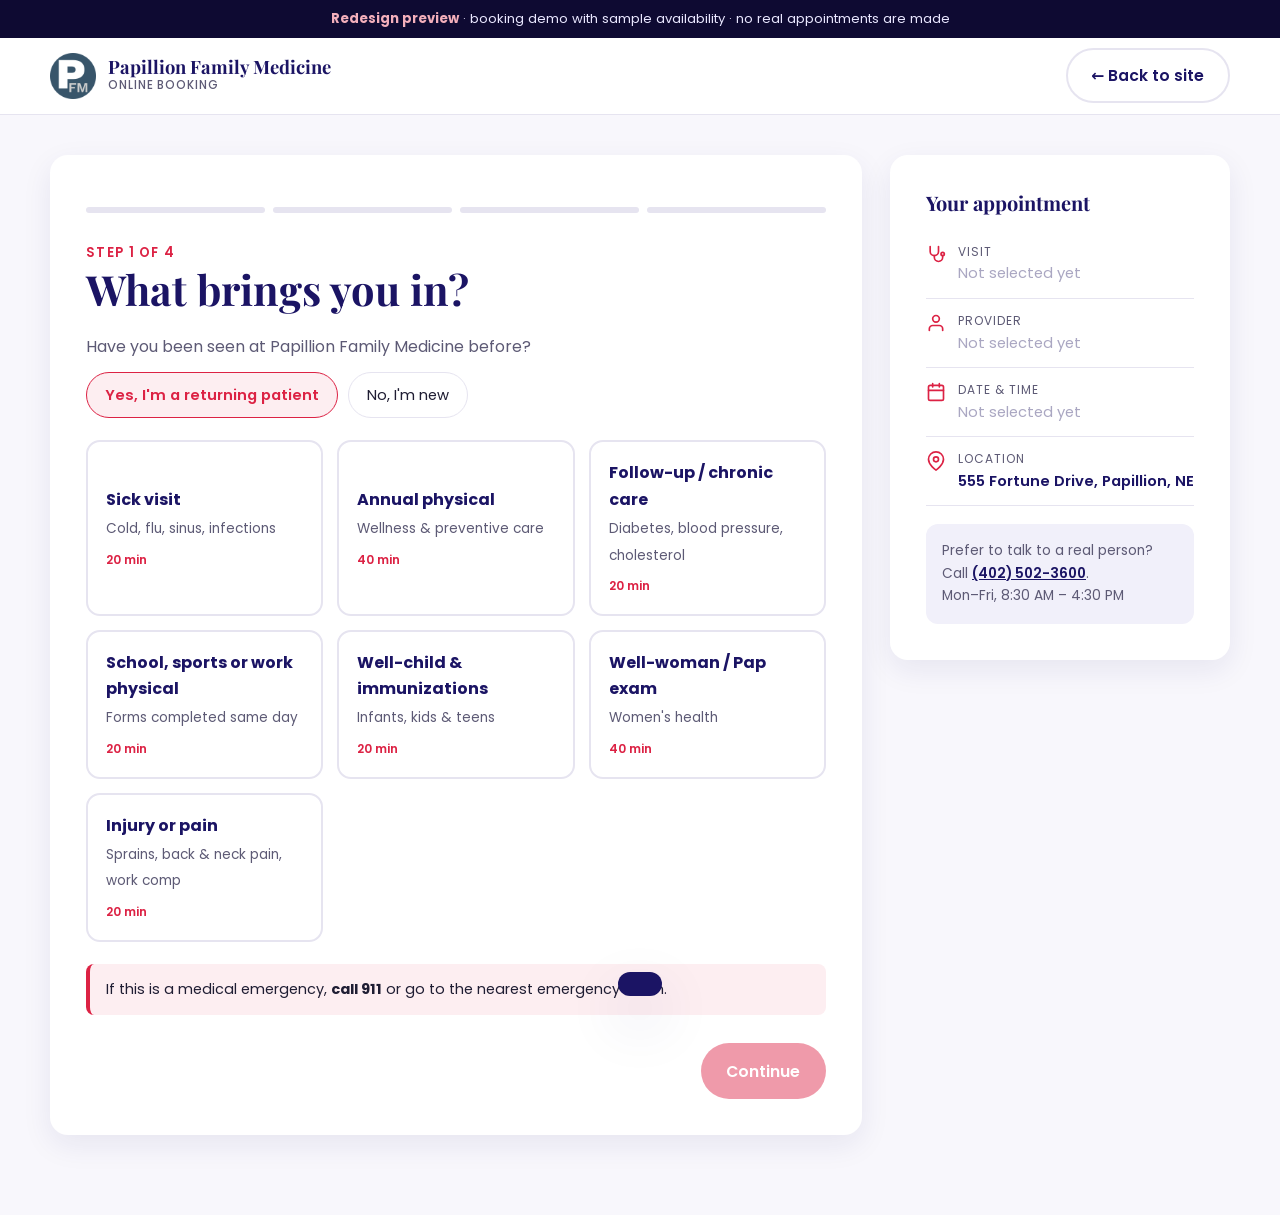
<file: book.html>
<!doctype html>
<html lang="en">
<head>
  <meta charset="utf-8">
  <meta name="viewport" content="width=device-width, initial-scale=1">
  <meta name="robots" content="noindex, nofollow">
  <title>Book an Appointment | Papillion Family Medicine</title>
  <link rel="icon" href="img/logo.png">
  <link rel="preconnect" href="https://fonts.googleapis.com">
  <link rel="preconnect" href="https://fonts.gstatic.com" crossorigin>
  <link href="https://fonts.googleapis.com/css2?family=Playfair+Display:ital,wght@0,600;0,700;1,600&family=Poppins:wght@400;500;600&display=swap" rel="stylesheet">
  <link rel="stylesheet" href="css/style.css">
</head>
<body class="book-page">
  <svg width="0" height="0" style="position:absolute" aria-hidden="true">
    <symbol id="i-phone" viewBox="0 0 24 24" fill="none" stroke="currentColor" stroke-width="2" stroke-linecap="round" stroke-linejoin="round"><path d="M22 16.9v3a2 2 0 0 1-2.2 2 19.8 19.8 0 0 1-8.6-3.1 19.5 19.5 0 0 1-6-6A19.8 19.8 0 0 1 2.1 4.2 2 2 0 0 1 4.1 2h3a2 2 0 0 1 2 1.7c.1.9.4 1.8.7 2.7a2 2 0 0 1-.5 2.1L8 9.8a16 16 0 0 0 6 6l1.3-1.3a2 2 0 0 1 2.1-.4c.9.3 1.8.6 2.7.7a2 2 0 0 1 1.7 2z"/></symbol>
    <symbol id="i-cal" viewBox="0 0 24 24" fill="none" stroke="currentColor" stroke-width="2" stroke-linecap="round" stroke-linejoin="round"><rect x="3" y="4" width="18" height="18" rx="2"/><path d="M16 2v4M8 2v4M3 10h18"/></symbol>
    <symbol id="i-clock" viewBox="0 0 24 24" fill="none" stroke="currentColor" stroke-width="2" stroke-linecap="round"><circle cx="12" cy="12" r="10"/><path d="M12 6v6l4 2"/></symbol>
    <symbol id="i-pin" viewBox="0 0 24 24" fill="none" stroke="currentColor" stroke-width="2" stroke-linecap="round" stroke-linejoin="round"><path d="M21 10c0 7-9 13-9 13S3 17 3 10a9 9 0 0 1 18 0z"/><circle cx="12" cy="10" r="3"/></symbol>
    <symbol id="i-user" viewBox="0 0 24 24" fill="none" stroke="currentColor" stroke-width="2" stroke-linecap="round" stroke-linejoin="round"><path d="M20 21v-2a4 4 0 0 0-4-4H8a4 4 0 0 0-4 4v2"/><circle cx="12" cy="7" r="4"/></symbol>
    <symbol id="i-steth" viewBox="0 0 24 24" fill="none" stroke="currentColor" stroke-width="2" stroke-linecap="round" stroke-linejoin="round"><path d="M5 3v6a5 5 0 0 0 10 0V3"/><path d="M10 14v2a5 5 0 0 0 10 0v-2"/><circle cx="20" cy="12" r="2"/></symbol>
    <symbol id="i-check" viewBox="0 0 24 24" fill="none" stroke="currentColor" stroke-width="3" stroke-linecap="round" stroke-linejoin="round"><path d="M5 12l5 5 9-10"/></symbol>
    <symbol id="i-left" viewBox="0 0 24 24" fill="none" stroke="currentColor" stroke-width="2.5" stroke-linecap="round" stroke-linejoin="round"><path d="M15 18l-6-6 6-6"/></symbol>
    <symbol id="i-right" viewBox="0 0 24 24" fill="none" stroke="currentColor" stroke-width="2.5" stroke-linecap="round" stroke-linejoin="round"><path d="M9 18l6-6-6-6"/></symbol>
  </svg>

  <div class="demo-banner"><strong>Redesign preview</strong> · booking demo with sample availability · no real appointments are made</div>

  <header class="site-header">
    <nav class="container nav" aria-label="Main">
      <a class="brand" href="index.html">
        <img src="img/logo.png" alt="" width="46" height="46">
        <span class="brand-name">Papillion Family Medicine<small>Online booking</small></span>
      </a>
      <div class="nav-cta">
        <a class="btn btn-ghost" href="index.html">← Back to site</a>
      </div>
    </nav>
  </header>

  <main class="container book-wrap">
    <div class="card">
      <ol class="stepper" aria-hidden="true"><li></li><li></li><li></li><li></li></ol>

      <!-- STEP 1 -->
      <section class="step active" data-step="1" aria-labelledby="s1h">
        <span class="step-label">Step 1 of 4</span>
        <h2 id="s1h">What brings you in?</h2>
        <p style="color:var(--muted);margin:0">Have you been seen at Papillion Family Medicine before?</p>
        <div class="radio-row" style="margin-top:12px" role="radiogroup" aria-label="Patient status">
          <label class="radio-pill"><input type="radio" name="ptype" value="returning" checked><span>Yes, I'm a returning patient</span></label>
          <label class="radio-pill"><input type="radio" name="ptype" value="new"><span>No, I'm new</span></label>
        </div>
        <div class="choice-grid" id="visitGrid"></div>
        <div class="notice">If this is a medical emergency, <strong>call 911</strong> or go to the nearest emergency room.</div>
        <div class="step-actions"><span></span><button class="btn btn-primary" data-next disabled>Continue</button></div>
      </section>

      <!-- STEP 2 -->
      <section class="step" data-step="2" aria-labelledby="s2h">
        <span class="step-label">Step 2 of 4</span>
        <h2 id="s2h">Choose your provider</h2>
        <div class="choice-grid" id="providerGrid"></div>
        <div class="step-actions"><button class="btn btn-ghost" data-back>Back</button><button class="btn btn-primary" data-next disabled>Continue</button></div>
      </section>

      <!-- STEP 3 -->
      <section class="step" data-step="3" aria-labelledby="s3h">
        <span class="step-label">Step 3 of 4</span>
        <h2 id="s3h">Pick a date &amp; time</h2>
        <div class="help-box" id="modeNote" style="display:none;margin-top:0">You're choosing a <strong>preferred time</strong>. We'll hold it for you, and our front desk will call you within one business day to confirm.</div>
        <div class="date-nav">
          <button class="icon-btn" id="prevWeek" aria-label="Previous week"><svg><use href="#i-left"/></svg></button>
          <strong id="weekLabel"></strong>
          <button class="icon-btn" id="nextWeek" aria-label="Next week"><svg><use href="#i-right"/></svg></button>
        </div>
        <div class="date-strip" id="dateStrip"></div>
        <div id="slotArea"></div>
        <div class="step-actions"><button class="btn btn-ghost" data-back>Back</button><button class="btn btn-primary" data-next disabled>Continue</button></div>
      </section>

      <!-- STEP 4 -->
      <section class="step" data-step="4" aria-labelledby="s4h">
        <span class="step-label">Step 4 of 4</span>
        <h2 id="s4h">Your information</h2>
        <form id="detailsForm" novalidate>
          <div class="form-grid">
            <div class="field"><label for="fname">First name</label><input id="fname" name="fname" autocomplete="given-name" required><div class="err">Please enter your first name</div></div>
            <div class="field"><label for="lname">Last name</label><input id="lname" name="lname" autocomplete="family-name" required><div class="err">Please enter your last name</div></div>
            <div class="field"><label for="dob">Date of birth</label><input id="dob" name="dob" type="date" required><div class="err">Please enter your date of birth</div></div>
            <div class="field"><label for="phone">Mobile phone</label><input id="phone" name="phone" type="tel" autocomplete="tel" inputmode="tel" placeholder="(402) 555-0123" required><div class="err">Please enter a valid phone number</div></div>
            <div class="field full"><label for="email">Email</label><input id="email" name="email" type="email" autocomplete="email" placeholder="you@example.com" required><div class="err">Please enter a valid email</div></div>
            <div class="field"><label for="insurance">Insurance</label>
              <select id="insurance" name="insurance" required>
                <option value="">Select…</option>
                <option>Blue Cross Blue Shield</option><option>UnitedHealthcare</option><option>Medicare</option>
                <option>Aetna</option><option>Cigna</option><option>Workers' Compensation</option>
                <option>Other insurance</option><option>Self-pay / no insurance</option>
              </select><div class="err">Please choose an option</div></div>
            <div class="field"><label for="remind">Reminder by</label>
              <select id="remind" name="remind"><option>Text message</option><option>Email</option><option>Phone call</option></select></div>
            <div class="field full"><label for="reason">Reason for visit <span style="font-weight:400;color:var(--muted)">(optional)</span></label><textarea id="reason" name="reason" placeholder="Briefly tell us what you'd like to discuss"></textarea></div>
            <div class="full"><label class="consent"><input type="checkbox" id="consent" required><span>I agree to receive appointment reminders and confirm the information above is correct. Insurance coverage will be verified by our staff.</span></label></div>
          </div>
          <div class="step-actions"><button type="button" class="btn btn-ghost" data-back>Back</button><button type="submit" class="btn btn-primary" id="submitBtn">Confirm Appointment</button></div>
        </form>
      </section>

      <!-- CONFIRMATION -->
      <section class="step" data-step="5" aria-live="polite">
        <div class="confirm">
          <div class="confirm-icon"><svg><use href="#i-check"/></svg></div>
          <h2 id="confirmTitle">You're all set!</h2>
          <p style="color:var(--muted)" id="confirmMsg"></p>
          <div class="confirm-details" id="confirmDetails"></div>
          <div class="actions">
            <button class="btn btn-navy" id="icsBtn"><svg><use href="#i-cal"/></svg>Add to Calendar</button>
            <a class="btn btn-ghost" href="index.html">Back to Home</a>
          </div>
          <p style="font-size:.85rem;color:var(--muted);margin-top:22px">Need to reschedule? Call <a href="tel:+14025023600">(402) 502-3600</a>. Please arrive <span id="arriveMin">5</span> minutes early.</p>
        </div>
      </section>
    </div>

    <aside class="card summary" aria-label="Appointment summary">
      <h3>Your appointment</h3>
      <div class="summary-row"><svg><use href="#i-steth"/></svg><div><small>Visit</small><div class="val" id="sumVisit"></div></div></div>
      <div class="summary-row"><svg><use href="#i-user"/></svg><div><small>Provider</small><div class="val" id="sumProv"></div></div></div>
      <div class="summary-row"><svg><use href="#i-cal"/></svg><div><small>Date &amp; time</small><div class="val" id="sumTime"></div></div></div>
      <div class="summary-row"><svg><use href="#i-pin"/></svg><div><small>Location</small><div class="val">555 Fortune Drive, Papillion, NE</div></div></div>
      <div class="help-box">Prefer to talk to a real person? Call <a href="tel:+14025023600">(402) 502-3600</a>.<br>Mon–Fri, 8:30 AM – 4:30 PM</div>
    </aside>
  </main>

  <div class="toast" id="toast" role="status"></div>

  <script src="js/data.js"></script>
  <script src="js/book.js"></script>
</body>
</html>
</file>
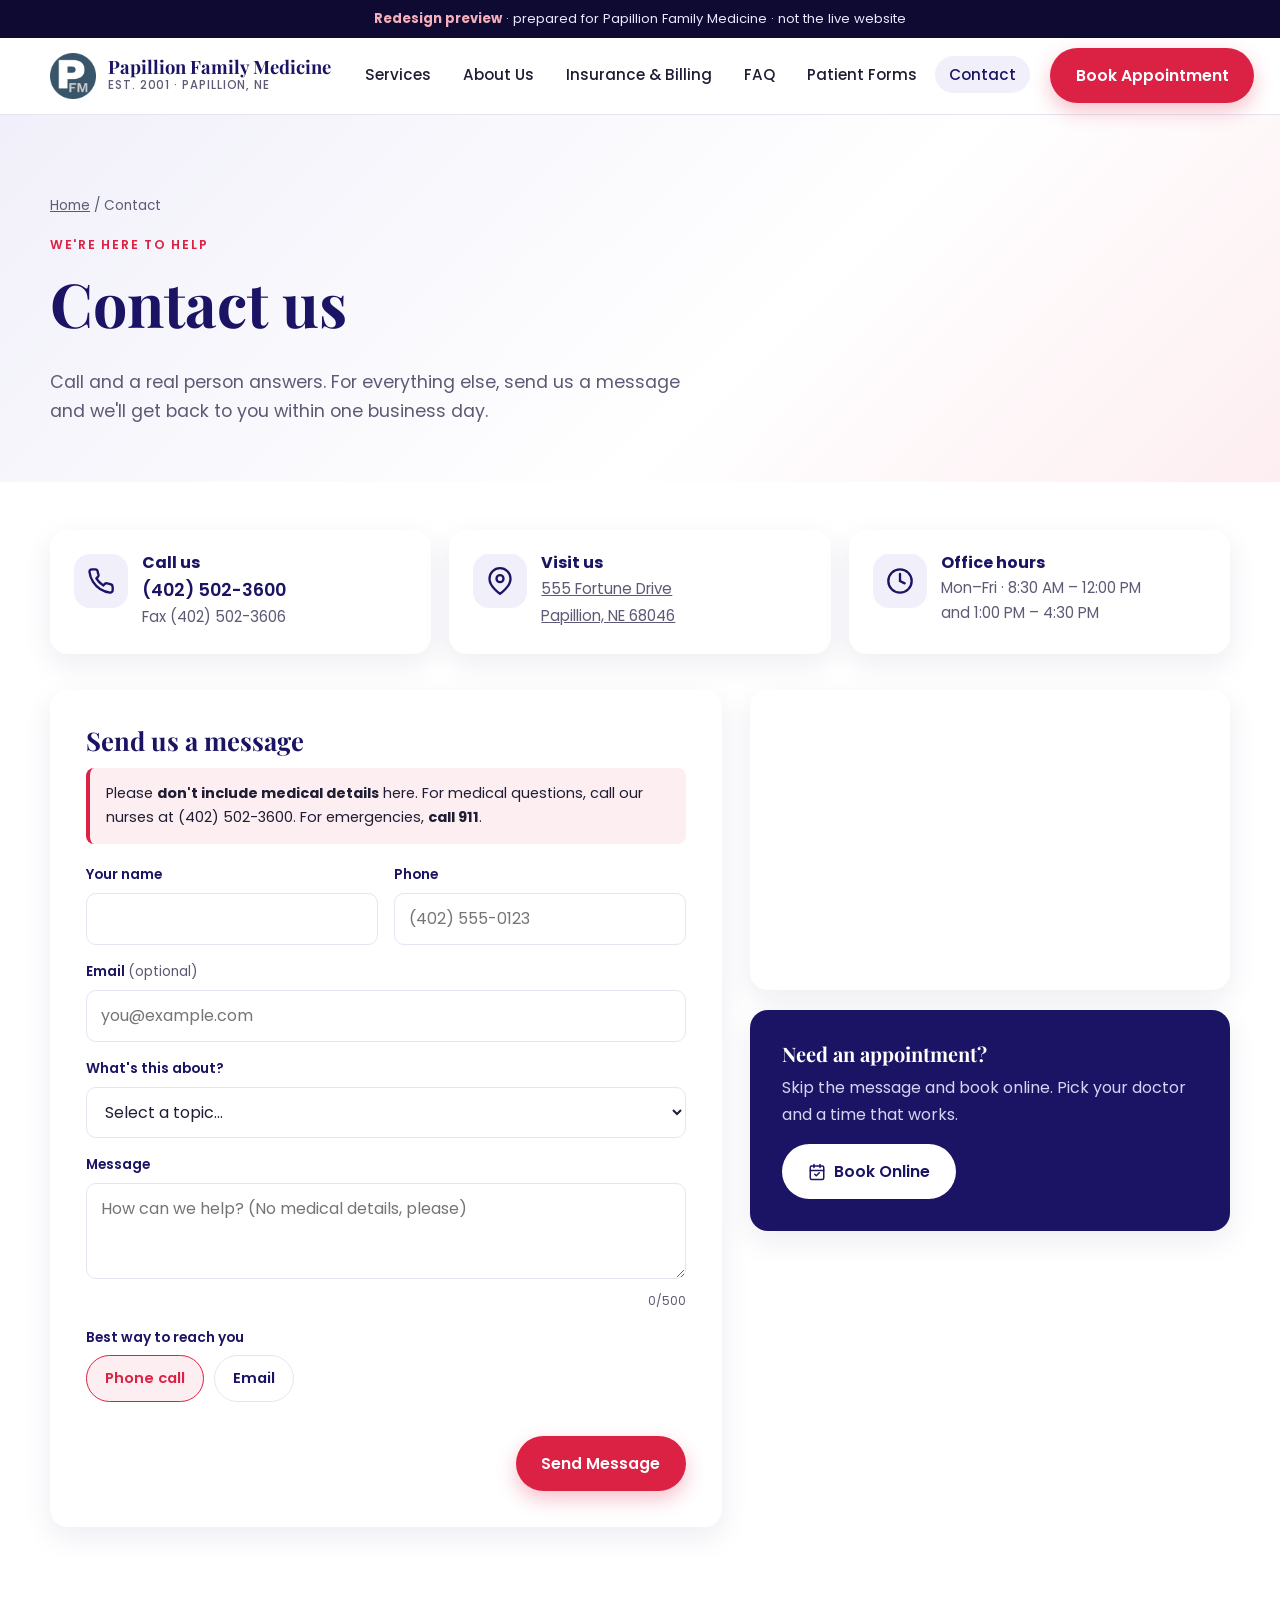
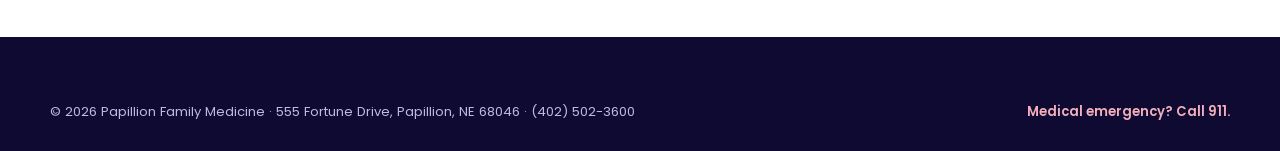
<file: contact.html>
<!doctype html>
<html lang="en">
<head>
  <meta charset="utf-8">
  <meta name="viewport" content="width=device-width, initial-scale=1">
  <meta name="robots" content="noindex, nofollow">
  <title>Contact Us | Papillion Family Medicine</title>
  <meta name="description" content="Call (402) 502-3600, visit us at 555 Fortune Drive, Papillion, NE, or send us a message.">
  <link rel="icon" href="img/logo.png">
  <link rel="preconnect" href="https://fonts.googleapis.com">
  <link rel="preconnect" href="https://fonts.gstatic.com" crossorigin>
  <link href="https://fonts.googleapis.com/css2?family=Playfair+Display:ital,wght@0,600;0,700;1,600&family=Poppins:wght@400;500;600&display=swap" rel="stylesheet">
  <link rel="stylesheet" href="css/style.css">
</head>
<body class="has-mobile-bar">
  <svg width="0" height="0" style="position:absolute" aria-hidden="true">
    <symbol id="i-phone" viewBox="0 0 24 24" fill="none" stroke="currentColor" stroke-width="2" stroke-linecap="round" stroke-linejoin="round"><path d="M22 16.9v3a2 2 0 0 1-2.2 2 19.8 19.8 0 0 1-8.6-3.1 19.5 19.5 0 0 1-6-6A19.8 19.8 0 0 1 2.1 4.2 2 2 0 0 1 4.1 2h3a2 2 0 0 1 2 1.7c.1.9.4 1.8.7 2.7a2 2 0 0 1-.5 2.1L8 9.8a16 16 0 0 0 6 6l1.3-1.3a2 2 0 0 1 2.1-.4c.9.3 1.8.6 2.7.7a2 2 0 0 1 1.7 2z"/></symbol>
    <symbol id="i-cal" viewBox="0 0 24 24" fill="none" stroke="currentColor" stroke-width="2" stroke-linecap="round" stroke-linejoin="round"><rect x="3" y="4" width="18" height="18" rx="2"/><path d="M16 2v4M8 2v4M3 10h18M9 15l2 2 4-4"/></symbol>
    <symbol id="i-pin" viewBox="0 0 24 24" fill="none" stroke="currentColor" stroke-width="2" stroke-linecap="round" stroke-linejoin="round"><path d="M21 10c0 7-9 13-9 13S3 17 3 10a9 9 0 0 1 18 0z"/><circle cx="12" cy="10" r="3"/></symbol>
    <symbol id="i-clock" viewBox="0 0 24 24" fill="none" stroke="currentColor" stroke-width="2" stroke-linecap="round"><circle cx="12" cy="12" r="10"/><path d="M12 6v6l4 2"/></symbol>
    <symbol id="i-check" viewBox="0 0 24 24" fill="none" stroke="currentColor" stroke-width="3" stroke-linecap="round" stroke-linejoin="round"><path d="M5 12l5 5 9-10"/></symbol>
    <symbol id="i-menu" viewBox="0 0 24 24" fill="none" stroke="currentColor" stroke-width="2" stroke-linecap="round"><path d="M4 7h16M4 12h16M4 17h16"/></symbol>
  </svg>

  <div class="demo-banner"><strong>Redesign preview</strong> · prepared for Papillion Family Medicine · not the live website</div>

  <header class="site-header">
    <nav class="container nav" aria-label="Main">
      <a class="brand" href="index.html">
        <img src="img/logo.png" alt="" width="46" height="46">
        <span class="brand-name">Papillion Family Medicine<small>Est. 2001 · Papillion, NE</small></span>
      </a>
      <ul class="nav-links" id="navLinks">
        <li><a href="index.html#services">Services</a></li>
        <li><a href="index.html#about">About Us</a></li>
        <li><a href="index.html#insurance">Insurance &amp; Billing</a></li>
        <li><a href="index.html#new-patients">FAQ</a></li>
        <li><a href="forms.html">Patient Forms</a></li>
        <li><a href="contact.html" class="current" aria-current="page">Contact</a></li>
      </ul>
      <div class="nav-cta">
        <a class="nav-phone" href="tel:+14025023600"><svg><use href="#i-phone"/></svg>(402) 502-3600</a>
        <a class="btn btn-primary" href="book.html">Book Appointment</a>
        <button class="menu-toggle" id="menuToggle" aria-label="Open menu" aria-expanded="false" aria-controls="navLinks"><svg><use href="#i-menu"/></svg></button>
      </div>
    </nav>
  </header>

  <main>
    <section class="page-hero">
      <div class="container">
        <div class="crumbs"><a href="index.html">Home</a> / Contact</div>
        <span class="eyebrow">We're here to help</span>
        <h1>Contact us</h1>
        <p class="lead">Call and a real person answers. For everything else, send us a message and we'll get back to you within one business day.</p>
      </div>
    </section>

    <section class="section" style="padding-top:48px">
      <div class="container">
        <div class="contact-cards">
          <div class="contact-card"><div class="service-icon"><svg><use href="#i-phone"/></svg></div><div><h3>Call us</h3><a class="big" href="tel:+14025023600">(402) 502-3600</a><p>Fax (402) 502-3606</p></div></div>
          <div class="contact-card"><div class="service-icon"><svg><use href="#i-pin"/></svg></div><div><h3>Visit us</h3><a href="https://maps.google.com/?q=555+Fortune+Drive+Papillion+NE+68046" target="_blank" rel="noopener">555 Fortune Drive<br>Papillion, NE 68046</a></div></div>
          <div class="contact-card"><div class="service-icon"><svg><use href="#i-clock"/></svg></div><div><h3>Office hours</h3><p>Mon–Fri · 8:30 AM – 12:00 PM<br>and 1:00 PM – 4:30 PM</p></div></div>
        </div>

        <div class="msg-grid">
          <div class="card">
            <div id="msgFormWrap">
              <h2 style="font-size:1.6rem">Send us a message</h2>
              <div class="notice" style="margin-bottom:6px">Please <strong>don't include medical details</strong> here. For medical questions, call our nurses at (402) 502-3600. For emergencies, <strong>call 911</strong>.</div>
              <form id="msgForm" novalidate>
                <div class="form-grid">
                  <div class="field"><label for="name">Your name</label><input id="name" autocomplete="name" required><div class="err">Please enter your name</div></div>
                  <div class="field"><label for="cphone">Phone</label><input id="cphone" type="tel" inputmode="tel" autocomplete="tel" placeholder="(402) 555-0123" required><div class="err">Please enter a valid phone number</div></div>
                  <div class="field full"><label for="cemail">Email <span style="font-weight:400;color:var(--muted)">(optional)</span></label><input id="cemail" type="email" autocomplete="email" placeholder="you@example.com"><div class="err">Please enter a valid email</div></div>
                  <div class="field full"><label for="topic">What's this about?</label>
                    <select id="topic" required>
                      <option value="">Select a topic…</option>
                      <option>Becoming a new patient</option>
                      <option>Insurance question</option>
                      <option>Billing question</option>
                      <option>Records request</option>
                      <option>Change or cancel an appointment</option>
                      <option>Something else</option>
                    </select><div class="err">Please choose a topic</div></div>
                  <div class="field full"><label for="msg">Message</label><textarea id="msg" maxlength="500" required placeholder="How can we help? (No medical details, please)"></textarea><div class="char-count"><span id="count">0</span>/500</div><div class="err">Please write a short message</div></div>
                  <div class="field full"><label>Best way to reach you</label>
                    <div class="radio-row">
                      <label class="radio-pill"><input type="radio" name="via" value="Phone" checked><span>Phone call</span></label>
                      <label class="radio-pill"><input type="radio" name="via" value="Email"><span>Email</span></label>
                    </div></div>
                </div>
                <div class="step-actions"><span></span><button type="submit" class="btn btn-primary">Send Message</button></div>
              </form>
            </div>
            <div class="sent" id="sent" aria-live="polite">
              <div class="confirm-icon"><svg><use href="#i-check"/></svg></div>
              <h2>Message received</h2>
              <p style="color:var(--muted)" id="sentMsg"></p>
              <button class="btn btn-ghost" id="again">Send another message</button>
            </div>
          </div>

          <div style="display:grid;gap:20px">
            <iframe class="map-frame" style="min-height:300px" title="Map to Papillion Family Medicine" loading="lazy" referrerpolicy="no-referrer-when-downgrade"
              src="https://www.google.com/maps?q=555+Fortune+Drive,+Papillion,+NE+68046&output=embed"></iframe>
            <div class="panel navy">
              <h3>Need an appointment?</h3>
              <p>Skip the message and book online. Pick your doctor and a time that works.</p>
              <a class="btn btn-light" href="book.html"><svg><use href="#i-cal"/></svg>Book Online</a>
            </div>
          </div>
        </div>
      </div>
    </section>
  </main>

  <footer class="site-footer">
    <div class="container footer-bottom" style="border:0;padding:0">
      <span>© <span id="year"></span> Papillion Family Medicine · 555 Fortune Drive, Papillion, NE 68046 · <a href="tel:+14025023600">(402) 502-3600</a></span>
      <span class="emergency">Medical emergency? Call 911.</span>
    </div>
  </footer>

  <div class="mobile-bar">
    <a class="btn btn-ghost" href="tel:+14025023600"><svg><use href="#i-phone"/></svg>Call</a>
    <a class="btn btn-primary" href="book.html"><svg><use href="#i-cal"/></svg>Book</a>
  </div>

  <script src="js/site.js"></script>
  <script>
    (function () {
      const $ = (s) => document.querySelector(s);
      const msg = $("#msg");
      msg.addEventListener("input", () => { $("#count").textContent = msg.value.length; });
      $("#cphone").addEventListener("input", (e) => {
        const d = e.target.value.replace(/\D/g, "").slice(0, 10);
        e.target.value = d.length > 6 ? `(${d.slice(0, 3)}) ${d.slice(3, 6)}-${d.slice(6)}` : d.length > 3 ? `(${d.slice(0, 3)}) ${d.slice(3)}` : d;
      });
      $("#msgForm").addEventListener("submit", (e) => {
        e.preventDefault();
        let ok = true;
        const check = (id, valid) => { const f = $("#" + id).closest(".field"); f.classList.toggle("invalid", !valid); if (!valid) ok = false; };
        const email = $("#cemail").value.trim();
        check("name", $("#name").value.trim());
        check("cphone", $("#cphone").value.replace(/\D/g, "").length >= 10);
        check("cemail", !email || /^[^\s@]+@[^\s@]+\.[^\s@]+$/.test(email));
        check("topic", $("#topic").value);
        check("msg", msg.value.trim().length >= 5);
        if (!ok) { const f = document.querySelector(".field.invalid input, .field.invalid select, .field.invalid textarea"); if (f) f.focus(); return; }
        const via = document.querySelector('input[name="via"]:checked').value;
        $("#sentMsg").textContent = `Thank you, ${$("#name").value.trim().split(" ")[0]}. Our front desk will reach you by ${via.toLowerCase()} within one business day. (Demo: nothing was actually sent.)`;
        $("#msgFormWrap").style.display = "none";
        $("#sent").classList.add("show");
      });
      $("#again").addEventListener("click", () => {
        $("#msgForm").reset(); $("#count").textContent = "0";
        $("#sent").classList.remove("show"); $("#msgFormWrap").style.display = "";
      });
    })();
  </script>
</body>
</html>
</file>
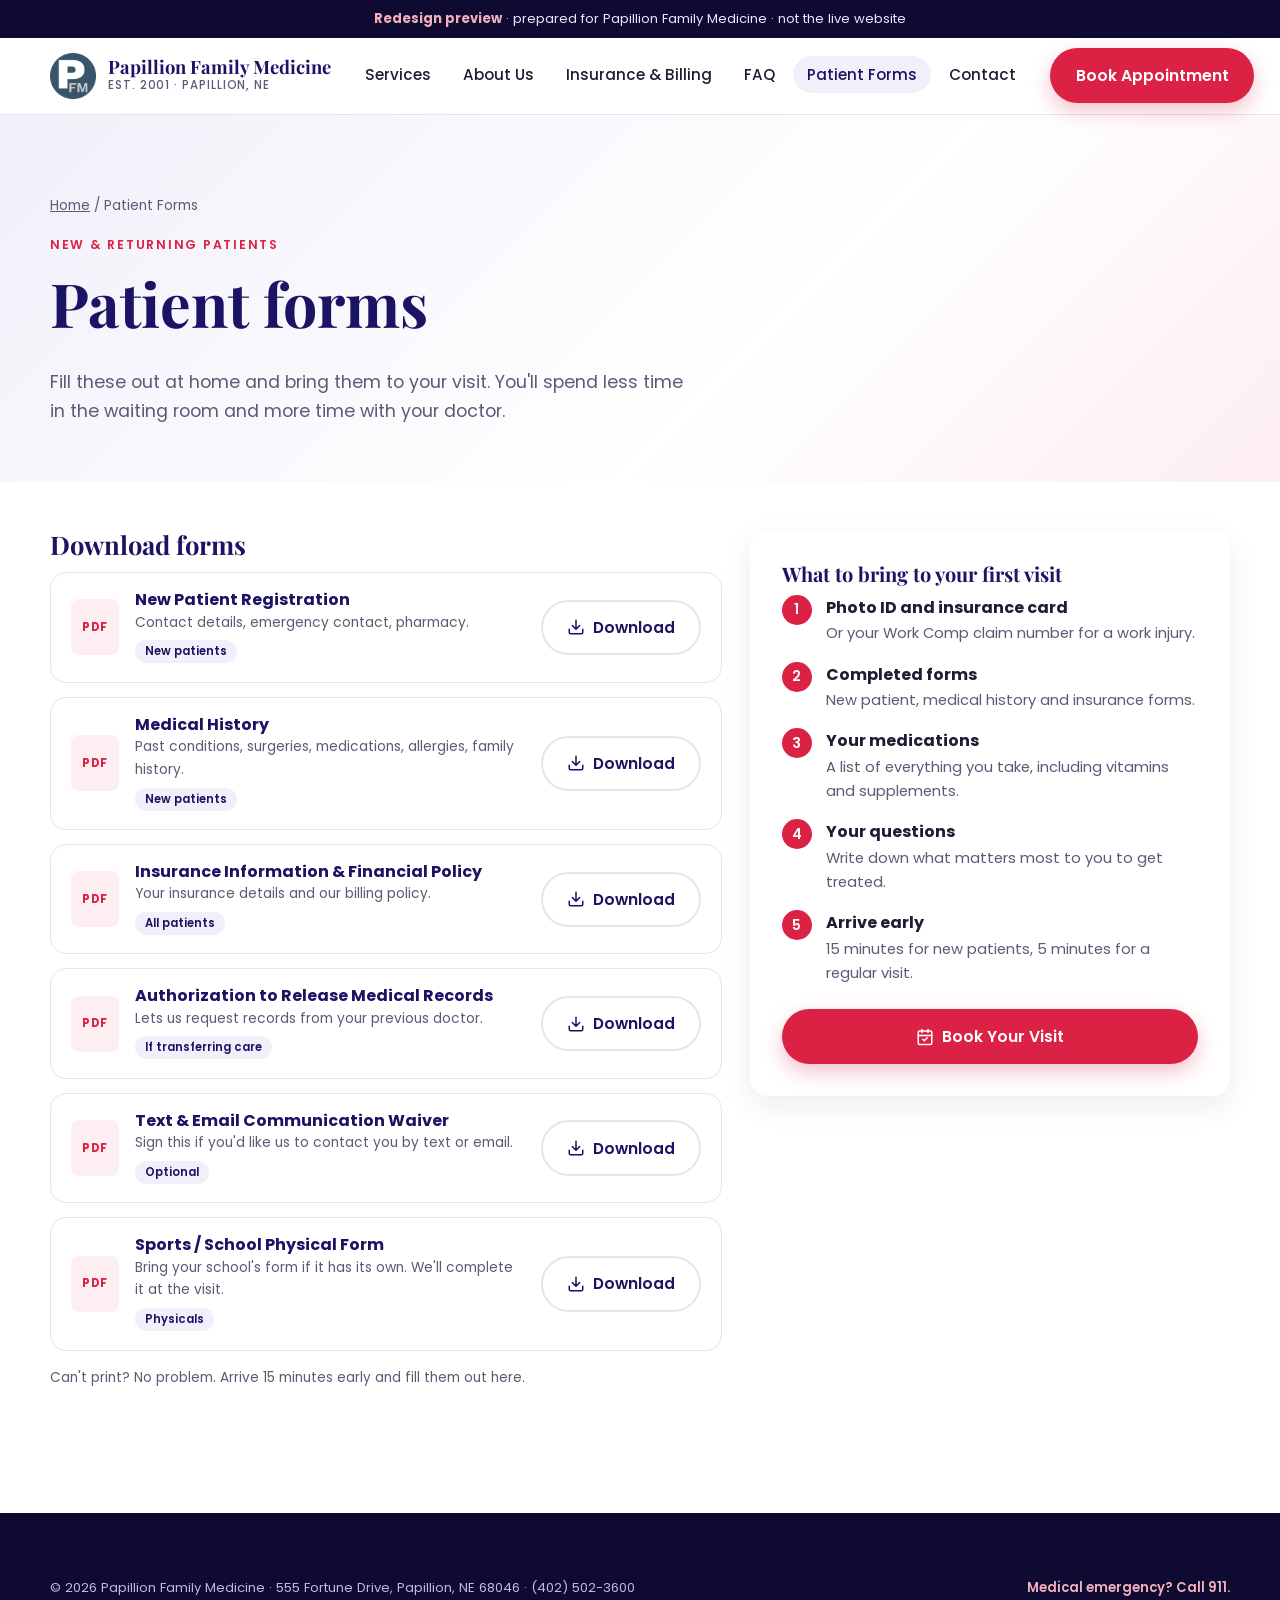
<file: forms.html>
<!doctype html>
<html lang="en">
<head>
  <meta charset="utf-8">
  <meta name="viewport" content="width=device-width, initial-scale=1">
  <meta name="robots" content="noindex, nofollow">
  <title>Patient Forms | Papillion Family Medicine</title>
  <meta name="description" content="Download new patient, medical history, insurance and records release forms for Papillion Family Medicine.">
  <link rel="icon" href="img/logo.png">
  <link rel="preconnect" href="https://fonts.googleapis.com">
  <link rel="preconnect" href="https://fonts.gstatic.com" crossorigin>
  <link href="https://fonts.googleapis.com/css2?family=Playfair+Display:ital,wght@0,600;0,700;1,600&family=Poppins:wght@400;500;600&display=swap" rel="stylesheet">
  <link rel="stylesheet" href="css/style.css">
</head>
<body class="has-mobile-bar">
  <svg width="0" height="0" style="position:absolute" aria-hidden="true">
    <symbol id="i-phone" viewBox="0 0 24 24" fill="none" stroke="currentColor" stroke-width="2" stroke-linecap="round" stroke-linejoin="round"><path d="M22 16.9v3a2 2 0 0 1-2.2 2 19.8 19.8 0 0 1-8.6-3.1 19.5 19.5 0 0 1-6-6A19.8 19.8 0 0 1 2.1 4.2 2 2 0 0 1 4.1 2h3a2 2 0 0 1 2 1.7c.1.9.4 1.8.7 2.7a2 2 0 0 1-.5 2.1L8 9.8a16 16 0 0 0 6 6l1.3-1.3a2 2 0 0 1 2.1-.4c.9.3 1.8.6 2.7.7a2 2 0 0 1 1.7 2z"/></symbol>
    <symbol id="i-cal" viewBox="0 0 24 24" fill="none" stroke="currentColor" stroke-width="2" stroke-linecap="round" stroke-linejoin="round"><rect x="3" y="4" width="18" height="18" rx="2"/><path d="M16 2v4M8 2v4M3 10h18M9 15l2 2 4-4"/></symbol>
    <symbol id="i-down" viewBox="0 0 24 24" fill="none" stroke="currentColor" stroke-width="2" stroke-linecap="round" stroke-linejoin="round"><path d="M21 15v4a2 2 0 0 1-2 2H5a2 2 0 0 1-2-2v-4M7 10l5 5 5-5M12 15V3"/></symbol>
    <symbol id="i-menu" viewBox="0 0 24 24" fill="none" stroke="currentColor" stroke-width="2" stroke-linecap="round"><path d="M4 7h16M4 12h16M4 17h16"/></symbol>
  </svg>

  <div class="demo-banner"><strong>Redesign preview</strong> · prepared for Papillion Family Medicine · not the live website</div>

  <header class="site-header">
    <nav class="container nav" aria-label="Main">
      <a class="brand" href="index.html">
        <img src="img/logo.png" alt="" width="46" height="46">
        <span class="brand-name">Papillion Family Medicine<small>Est. 2001 · Papillion, NE</small></span>
      </a>
      <ul class="nav-links" id="navLinks">
        <li><a href="index.html#services">Services</a></li>
        <li><a href="index.html#about">About Us</a></li>
        <li><a href="index.html#insurance">Insurance &amp; Billing</a></li>
        <li><a href="index.html#new-patients">FAQ</a></li>
        <li><a href="forms.html" class="current" aria-current="page">Patient Forms</a></li>
        <li><a href="contact.html">Contact</a></li>
      </ul>
      <div class="nav-cta">
        <a class="nav-phone" href="tel:+14025023600"><svg><use href="#i-phone"/></svg>(402) 502-3600</a>
        <a class="btn btn-primary" href="book.html">Book Appointment</a>
        <button class="menu-toggle" id="menuToggle" aria-label="Open menu" aria-expanded="false" aria-controls="navLinks"><svg><use href="#i-menu"/></svg></button>
      </div>
    </nav>
  </header>

  <main>
    <section class="page-hero">
      <div class="container">
        <div class="crumbs"><a href="index.html">Home</a> / Patient Forms</div>
        <span class="eyebrow">New &amp; returning patients</span>
        <h1>Patient forms</h1>
        <p class="lead">Fill these out at home and bring them to your visit. You'll spend less time in the waiting room and more time with your doctor.</p>
      </div>
    </section>

    <section class="section" style="padding-top:48px">
      <div class="container forms-grid">
        <div>
          <h2 style="font-size:1.6rem">Download forms</h2>
          <div class="form-list">
            <article class="form-item">
              <div class="file-icon">PDF</div>
              <div class="grow"><h3>New Patient Registration</h3><p>Contact details, emergency contact, pharmacy.</p><span class="who">New patients</span></div>
              <a class="btn btn-ghost" href="#" data-demo><svg><use href="#i-down"/></svg>Download</a>
            </article>
            <article class="form-item">
              <div class="file-icon">PDF</div>
              <div class="grow"><h3>Medical History</h3><p>Past conditions, surgeries, medications, allergies, family history.</p><span class="who">New patients</span></div>
              <a class="btn btn-ghost" href="#" data-demo><svg><use href="#i-down"/></svg>Download</a>
            </article>
            <article class="form-item">
              <div class="file-icon">PDF</div>
              <div class="grow"><h3>Insurance Information &amp; Financial Policy</h3><p>Your insurance details and our billing policy.</p><span class="who">All patients</span></div>
              <a class="btn btn-ghost" href="#" data-demo><svg><use href="#i-down"/></svg>Download</a>
            </article>
            <article class="form-item">
              <div class="file-icon">PDF</div>
              <div class="grow"><h3>Authorization to Release Medical Records</h3><p>Lets us request records from your previous doctor.</p><span class="who">If transferring care</span></div>
              <a class="btn btn-ghost" href="#" data-demo><svg><use href="#i-down"/></svg>Download</a>
            </article>
            <article class="form-item">
              <div class="file-icon">PDF</div>
              <div class="grow"><h3>Text &amp; Email Communication Waiver</h3><p>Sign this if you'd like us to contact you by text or email.</p><span class="who">Optional</span></div>
              <a class="btn btn-ghost" href="#" data-demo><svg><use href="#i-down"/></svg>Download</a>
            </article>
            <article class="form-item">
              <div class="file-icon">PDF</div>
              <div class="grow"><h3>Sports / School Physical Form</h3><p>Bring your school's form if it has its own. We'll complete it at the visit.</p><span class="who">Physicals</span></div>
              <a class="btn btn-ghost" href="#" data-demo><svg><use href="#i-down"/></svg>Download</a>
            </article>
          </div>
          <p style="font-size:.85rem;color:var(--muted);margin-top:16px">Can't print? No problem. Arrive 15 minutes early and fill them out here.</p>
        </div>

        <aside class="panel">
          <h3>What to bring to your first visit</h3>
          <ol class="steps-list">
            <li><div><strong>Photo ID and insurance card</strong><p>Or your Work Comp claim number for a work injury.</p></div></li>
            <li><div><strong>Completed forms</strong><p>New patient, medical history and insurance forms.</p></div></li>
            <li><div><strong>Your medications</strong><p>A list of everything you take, including vitamins and supplements.</p></div></li>
            <li><div><strong>Your questions</strong><p>Write down what matters most to you to get treated.</p></div></li>
            <li><div><strong>Arrive early</strong><p>15 minutes for new patients, 5 minutes for a regular visit.</p></div></li>
          </ol>
          <a class="btn btn-primary" href="book.html" style="width:100%;margin-top:24px"><svg><use href="#i-cal"/></svg>Book Your Visit</a>
        </aside>
      </div>
    </section>
  </main>

  <footer class="site-footer">
    <div class="container footer-bottom" style="border:0;padding:0">
      <span>© <span id="year"></span> Papillion Family Medicine · 555 Fortune Drive, Papillion, NE 68046 · <a href="tel:+14025023600">(402) 502-3600</a></span>
      <span class="emergency">Medical emergency? Call 911.</span>
    </div>
  </footer>

  <div class="mobile-bar">
    <a class="btn btn-ghost" href="tel:+14025023600"><svg><use href="#i-phone"/></svg>Call</a>
    <a class="btn btn-primary" href="book.html"><svg><use href="#i-cal"/></svg>Book</a>
  </div>

  <script src="js/site.js"></script>
  <script>
    document.querySelectorAll("[data-demo]").forEach((a) => a.addEventListener("click", (e) => {
      e.preventDefault(); alert("Demo: this will download the clinic's PDF form.");
    }));
  </script>
</body>
</html>
</file>
<file: css/style.css>
/* Papillion Family Medicine — redesign demo
   Brand palette taken from the current site:
   navy #1B1464, crimson #DC2244, pink #F3AFBB, lavender #B1ADD8 */
:root {
  --navy: #1b1464;
  --navy-700: #241c7a;
  --navy-900: #0e0a32;
  --crimson: #dc2244;
  --crimson-700: #b81b38;
  --pink: #f3afbb;
  --pink-100: #fdeef1;
  --lavender: #b1add8;
  --lavender-100: #f1f0fa;
  --ink: #1f1d33;
  --muted: #5d5a75;
  --line: #e6e4f0;
  --bg: #ffffff;
  --bg-soft: #f8f7fc;
  --success: #1e8a5a;
  --radius: 18px;
  --radius-sm: 10px;
  --shadow: 0 10px 30px rgba(27, 20, 100, .08);
  --shadow-lg: 0 24px 60px rgba(27, 20, 100, .16);
  --font-head: "Playfair Display", Georgia, serif;
  --font-body: "Poppins", system-ui, -apple-system, Segoe UI, sans-serif;
}

*, *::before, *::after { box-sizing: border-box; }
html { scroll-behavior: smooth; }
body {
  margin: 0;
  font-family: var(--font-body);
  color: var(--ink);
  background: var(--bg);
  line-height: 1.65;
  font-size: 16px;
  -webkit-font-smoothing: antialiased;
}
img { max-width: 100%; display: block; }
a { color: var(--navy); }
h1, h2, h3 { font-family: var(--font-head); color: var(--navy); line-height: 1.15; margin: 0 0 .5em; }
h1 { font-size: clamp(2.2rem, 5.5vw, 3.8rem); }
h2 { font-size: clamp(1.8rem, 3.6vw, 2.6rem); }
h3 { font-size: 1.25rem; }
p { margin: 0 0 1em; }
.container { width: min(1180px, 100% - 32px); margin-inline: auto; }
.eyebrow {
  display: inline-block; font-size: .78rem; font-weight: 600; letter-spacing: .14em;
  text-transform: uppercase; color: var(--crimson); margin-bottom: .75rem;
}
.lead { font-size: 1.1rem; color: var(--muted); max-width: 640px; }
.section { padding: clamp(64px, 9vw, 110px) 0; }
.section.soft { background: var(--bg-soft); }
.section-head { max-width: 720px; margin-bottom: 48px; }
.section-head.center { text-align: center; margin-inline: auto; }
.section-head.center .lead { margin-inline: auto; }

/* Buttons */
.btn {
  display: inline-flex; align-items: center; justify-content: center; gap: .55em;
  padding: .9em 1.5em; border-radius: 999px; font: 600 .98rem var(--font-body);
  text-decoration: none; border: 2px solid transparent; cursor: pointer;
  transition: transform .15s ease, background .2s, box-shadow .2s, color .2s;
  white-space: nowrap;
}
.btn:hover { transform: translateY(-2px); }
.btn:focus-visible { outline: 3px solid var(--lavender); outline-offset: 3px; }
.btn-primary { background: var(--crimson); color: #fff; box-shadow: 0 8px 20px rgba(220, 34, 68, .28); }
.btn-primary:hover { background: var(--crimson-700); }
.btn-navy { background: var(--navy); color: #fff; }
.btn-navy:hover { background: var(--navy-700); }
.btn-ghost { background: transparent; color: var(--navy); border-color: var(--line); }
.btn-ghost:hover { border-color: var(--navy); }
.btn-light { background: #fff; color: var(--navy); }
.btn[disabled] { opacity: .45; cursor: not-allowed; transform: none; box-shadow: none; }
.btn svg { width: 18px; height: 18px; }

/* Demo banner */
.demo-banner {
  background: var(--navy-900); color: #e9e7ff; font-size: .82rem; text-align: center;
  padding: 8px 16px;
}
.demo-banner strong { color: var(--pink); }

/* Header */
.site-header {
  position: sticky; top: 0; z-index: 50; background: rgba(255, 255, 255, .92);
  backdrop-filter: saturate(180%) blur(12px); border-bottom: 1px solid var(--line);
}
.nav { display: flex; align-items: center; justify-content: space-between; gap: 20px; height: 76px; }
.brand { display: flex; align-items: center; gap: 12px; text-decoration: none; }
.brand img { width: 46px; height: 46px; }
.brand-name { font-family: var(--font-head); font-weight: 700; font-size: 1.15rem; color: var(--navy); line-height: 1.1; }
.brand-name small { display: block; font: 500 .72rem var(--font-body); color: var(--muted); letter-spacing: .08em; text-transform: uppercase; }
.nav-links { display: flex; align-items: center; gap: 4px; list-style: none; margin: 0; padding: 0; }
.nav-links a {
  text-decoration: none; color: var(--ink); font-weight: 500; font-size: .95rem;
  padding: 8px 14px; border-radius: 999px; transition: background .2s, color .2s;
}
.nav-links a:hover { background: var(--lavender-100); color: var(--navy); }
.nav-cta { display: flex; align-items: center; gap: 10px; }
.nav-phone { font-weight: 600; color: var(--navy); text-decoration: none; font-size: .95rem; display: flex; align-items: center; gap: 6px; }
.nav-phone svg { width: 18px; height: 18px; color: var(--crimson); }
.menu-toggle {
  display: none; background: none; border: 0; width: 44px; height: 44px; border-radius: 12px;
  cursor: pointer; color: var(--navy);
}
.menu-toggle svg { width: 26px; height: 26px; }

.nav-links a, .nav-phone { white-space: nowrap; }
.brand { flex: none; }
.brand-name { white-space: nowrap; }
@media (max-width: 1400px) { .nav-phone { display: none; } }
@media (max-width: 1200px) { .nav-links a { padding: 8px 10px; } }
@media (max-width: 400px) { .brand-name { white-space: normal; } }
@media (max-width: 1080px) {
  .nav-links { display: none; }
  .menu-toggle { display: inline-flex; align-items: center; justify-content: center; }
  .nav-links.open {
    display: flex; flex-direction: column; align-items: stretch; position: absolute;
    top: 76px; left: 0; right: 0; background: #fff; padding: 12px 16px 20px;
    border-bottom: 1px solid var(--line); box-shadow: var(--shadow);
  }
  .nav-links.open a { padding: 14px 12px; font-size: 1.05rem; }
}
@media (max-width: 760px) {
  .site-header .nav-cta .btn-primary { display: none; } /* sticky bottom bar takes over */
}
@media (max-width: 520px) {
  .nav-cta .btn { padding: .7em 1.1em; font-size: .9rem; }
  .brand-name { font-size: 1.02rem; }
  .brand-name small { display: none; }
}
body { overflow-x: clip; }
.hero-grid > *, .contact-grid > *, .about-grid > * { min-width: 0; }

/* Hero */
.hero { position: relative; overflow: hidden; background: linear-gradient(135deg, var(--lavender-100), #fff 55%, var(--pink-100)); }
.hero-grid { display: grid; grid-template-columns: 1.05fr 1fr; gap: 48px; align-items: center; padding: clamp(48px, 7vw, 96px) 0; }
.hero h1 span { color: var(--crimson); font-style: italic; }
.hero .lead { margin-bottom: 1.8rem; }
.hero-actions { display: flex; flex-wrap: wrap; gap: 12px; margin-bottom: 2rem; }
.hero-trust { display: flex; flex-wrap: wrap; gap: 22px; font-size: .9rem; color: var(--muted); }
.hero-trust div { display: flex; align-items: center; gap: 8px; }
.hero-trust svg { width: 20px; height: 20px; color: var(--crimson); flex: none; }
.hero-media { position: relative; }
.hero-media img {
  border-radius: 28px; box-shadow: var(--shadow-lg); aspect-ratio: 4/3.4; object-fit: cover; width: 100%; height: auto;
}
.hero-card {
  position: absolute; left: -28px; bottom: 28px; background: #fff; border-radius: 16px;
  padding: 16px 20px; box-shadow: var(--shadow-lg); display: flex; gap: 14px; align-items: center; max-width: 290px;
}
.hero-card .dot { width: 44px; height: 44px; border-radius: 12px; background: var(--pink-100); display: grid; place-items: center; color: var(--crimson); flex: none; }
.hero-card .dot svg { width: 22px; height: 22px; }
.hero-card strong { display: block; color: var(--navy); font-size: .98rem; }
.hero-card span { font-size: .82rem; color: var(--muted); }
.hero-badge {
  position: absolute; top: 22px; right: -14px; background: var(--navy); color: #fff; border-radius: 14px;
  padding: 12px 16px; font-size: .82rem; box-shadow: var(--shadow-lg);
}
.hero-badge b { display: block; font-family: var(--font-head); font-size: 1.5rem; color: var(--pink); }
@media (max-width: 900px) {
  .hero-grid { grid-template-columns: 1fr; }
  .hero-media { order: -1; }
  .hero-card { left: 12px; bottom: 12px; }
  .hero-badge { right: 12px; top: 12px; }
}

/* Info strip */
.info-strip { margin-top: -1px; background: var(--navy); color: #fff; }
.info-grid { display: grid; grid-template-columns: repeat(4, 1fr); }
.info-item { padding: 26px 22px; display: flex; gap: 14px; align-items: flex-start; border-right: 1px solid rgba(255,255,255,.1); }
.info-item:last-child { border-right: 0; }
.info-item svg { width: 26px; height: 26px; color: var(--pink); flex: none; margin-top: 2px; }
.info-item h4 { margin: 0 0 2px; font-size: .78rem; letter-spacing: .12em; text-transform: uppercase; color: var(--lavender); font-weight: 600; }
.info-item p, .info-item a { margin: 0; color: #fff; font-size: .95rem; text-decoration: none; }
.open-pill { display: inline-block; margin-top: 6px; font-size: .75rem; font-weight: 600; padding: 2px 10px; border-radius: 999px; background: rgba(255,255,255,.12); }
.open-pill.is-open { background: #1e8a5a; }
@media (max-width: 900px) {
  .info-grid { grid-template-columns: 1fr 1fr; }
  .info-item:nth-child(2) { border-right: 0; }
  .info-item:nth-child(-n+2) { border-bottom: 1px solid rgba(255,255,255,.1); }
}
@media (max-width: 520px) {
  .info-grid { grid-template-columns: 1fr; }
  .info-item { border-right: 0; border-bottom: 1px solid rgba(255,255,255,.1); }
}

/* Services */
.services-grid { display: grid; grid-template-columns: repeat(auto-fit, minmax(260px, 1fr)); gap: 22px; }
.service-card {
  background: #fff; border: 1px solid var(--line); border-radius: var(--radius); padding: 28px;
  transition: transform .2s, box-shadow .2s, border-color .2s;
}
.service-card:hover { transform: translateY(-4px); box-shadow: var(--shadow); border-color: transparent; }
.service-icon {
  width: 54px; height: 54px; border-radius: 16px; display: grid; place-items: center; margin-bottom: 18px;
  background: var(--lavender-100); color: var(--navy);
}
.service-card:nth-child(even) .service-icon { background: var(--pink-100); color: var(--crimson); }
.service-icon svg { width: 28px; height: 28px; }
.service-card p { color: var(--muted); font-size: .94rem; margin-bottom: .8em; }
.tags { display: flex; flex-wrap: wrap; gap: 6px; }
.tag { font-size: .76rem; padding: 3px 10px; border-radius: 999px; background: var(--bg-soft); color: var(--muted); border: 1px solid var(--line); }

/* About / providers */
.about-grid { display: grid; grid-template-columns: 1fr 1fr; gap: 56px; align-items: center; }
.about-points { display: grid; gap: 14px; margin-top: 24px; }
.about-point { display: flex; gap: 14px; align-items: flex-start; }
.about-point .check { width: 28px; height: 28px; border-radius: 50%; background: var(--crimson); color: #fff; display: grid; place-items: center; flex: none; }
.about-point .check svg { width: 16px; height: 16px; }
.about-point p { margin: 0; color: var(--muted); }
.about-point strong { color: var(--ink); }
.stat-grid { display: grid; grid-template-columns: 1fr 1fr; gap: 18px; }
.stat {
  background: #fff; border-radius: var(--radius); padding: 28px; box-shadow: var(--shadow);
}
.stat b { display: block; font-family: var(--font-head); font-size: 2.6rem; color: var(--navy); line-height: 1; margin-bottom: 8px; }
.stat:nth-child(2) b, .stat:nth-child(3) b { color: var(--crimson); }
.stat span { color: var(--muted); font-size: .92rem; }
@media (max-width: 900px) { .about-grid { grid-template-columns: 1fr; gap: 36px; } }

.providers-grid { display: grid; grid-template-columns: repeat(auto-fit, minmax(250px, 1fr)); gap: 24px; }
.provider-card { background: #fff; border-radius: var(--radius); overflow: hidden; border: 1px solid var(--line); display: flex; flex-direction: column; }
.provider-photo {
  aspect-ratio: 5/4; display: grid; place-items: center; font-family: var(--font-head); font-size: 3.4rem; color: #fff;
  background: linear-gradient(135deg, var(--navy), #3a2f9e);
}
.provider-card:nth-child(2) .provider-photo { background: linear-gradient(135deg, var(--crimson), #e8708a); }
.provider-card:nth-child(3) .provider-photo { background: linear-gradient(135deg, #6c66b5, var(--lavender)); }
.provider-body { padding: 22px 24px 26px; display: flex; flex-direction: column; flex: 1; }
.provider-body .role { color: var(--crimson); font-weight: 600; font-size: .85rem; margin-bottom: 8px; }
.provider-body p { color: var(--muted); font-size: .92rem; flex: 1; }
.placeholder-note { font-size: .75rem; color: var(--muted); font-style: italic; }

/* Specialists */
.specialists { display: flex; flex-wrap: wrap; gap: 14px; margin-top: 36px; justify-content: center; }
.specialist { background: #fff; border: 1px solid var(--line); border-radius: 999px; padding: 10px 20px; font-size: .9rem; font-weight: 500; color: var(--navy); }

/* Insurance */
.insurance-grid { display: grid; grid-template-columns: 1.2fr 1fr; gap: 28px; }
.panel { background: #fff; border-radius: var(--radius); padding: 32px; box-shadow: var(--shadow); }
.panel.navy { background: var(--navy); color: #e9e7ff; }
.panel.navy h3 { color: #fff; }
.panel.navy p { color: #d6d3f3; }
.check-list { list-style: none; padding: 0; margin: 0 0 1em; display: grid; gap: 10px; }
.check-list li { display: flex; gap: 10px; align-items: flex-start; }
.check-list li::before { content: ""; width: 20px; height: 20px; flex: none; margin-top: 3px; border-radius: 50%; background: var(--lavender-100) url("data:image/svg+xml,%3Csvg xmlns='http://www.w3.org/2000/svg' viewBox='0 0 24 24' fill='none' stroke='%231b1464' stroke-width='3'%3E%3Cpath d='M5 12l5 5 9-10'/%3E%3C/svg%3E") center/12px no-repeat; }
.notice { background: var(--pink-100); border-left: 4px solid var(--crimson); padding: 14px 16px; border-radius: 8px; font-size: .9rem; color: var(--ink); }
@media (max-width: 900px) { .insurance-grid { grid-template-columns: 1fr; } }

/* FAQ */
.faq { max-width: 820px; margin-inline: auto; display: grid; gap: 12px; }
.faq details { background: #fff; border: 1px solid var(--line); border-radius: 14px; padding: 0 22px; transition: box-shadow .2s; }
.faq details[open] { box-shadow: var(--shadow); border-color: transparent; }
.faq summary { cursor: pointer; list-style: none; padding: 20px 0; font-weight: 600; color: var(--navy); display: flex; justify-content: space-between; gap: 16px; }
.faq summary::-webkit-details-marker { display: none; }
.faq summary::after { content: "+"; font-size: 1.5rem; line-height: 1; color: var(--crimson); transition: transform .2s; }
.faq details[open] summary::after { transform: rotate(45deg); }
.faq details p { color: var(--muted); padding-bottom: 8px; }

/* CTA band */
.cta-band { background: linear-gradient(120deg, var(--navy), #33299a 60%, var(--crimson)); color: #fff; border-radius: 28px; padding: clamp(36px, 6vw, 64px); display: flex; align-items: center; justify-content: space-between; gap: 28px; flex-wrap: wrap; }
.cta-band h2 { color: #fff; margin-bottom: .3em; }
.cta-band p { color: #e3e0ff; margin: 0; max-width: 560px; }
.cta-band .actions { display: flex; gap: 12px; flex-wrap: wrap; }

/* Contact */
.contact-grid { display: grid; grid-template-columns: 1fr 1.3fr; gap: 28px; align-items: stretch; }
.map-frame { border: 0; width: 100%; height: 100%; min-height: 380px; border-radius: var(--radius); box-shadow: var(--shadow); }
.hours-table { width: 100%; border-collapse: collapse; font-size: .95rem; }
.hours-table td { padding: 10px 0; border-bottom: 1px solid var(--line); }
.hours-table td:last-child { text-align: right; color: var(--muted); }
.hours-table tr.today td { color: var(--crimson); font-weight: 600; }
@media (max-width: 900px) { .contact-grid { grid-template-columns: 1fr; } }

/* Footer */
.site-footer { background: var(--navy-900); color: #bdb9e3; padding: 64px 0 28px; font-size: .92rem; }
.footer-grid { display: grid; grid-template-columns: 1.5fr 1fr 1fr 1fr; gap: 36px; margin-bottom: 40px; }
.site-footer h4 { color: #fff; font-family: var(--font-head); font-size: 1.1rem; margin: 0 0 14px; }
.site-footer a { color: #bdb9e3; text-decoration: none; }
.site-footer a:hover { color: var(--pink); }
.site-footer ul { list-style: none; margin: 0; padding: 0; display: grid; gap: 8px; }
.footer-bottom { border-top: 1px solid rgba(255,255,255,.1); padding-top: 22px; display: flex; justify-content: space-between; gap: 16px; flex-wrap: wrap; font-size: .82rem; }
.emergency { color: var(--pink); font-weight: 600; }
@media (max-width: 900px) { .footer-grid { grid-template-columns: 1fr 1fr; } }
@media (max-width: 520px) { .footer-grid { grid-template-columns: 1fr; } }

/* Mobile sticky action bar */
.mobile-bar { display: none; }
@media (max-width: 760px) {
  .mobile-bar {
    display: grid; grid-template-columns: 1fr 1fr; gap: 10px; position: fixed; bottom: 0; left: 0; right: 0; z-index: 60;
    padding: 10px 16px calc(10px + env(safe-area-inset-bottom)); background: #fff; border-top: 1px solid var(--line);
    box-shadow: 0 -8px 24px rgba(27,20,100,.08);
  }
  .mobile-bar .btn { padding: .8em 1em; }
  body.has-mobile-bar { padding-bottom: 76px; }
}

/* Reveal animation */
.reveal { opacity: 0; transform: translateY(18px); transition: opacity .7s ease, transform .7s ease; }
.reveal.visible { opacity: 1; transform: none; }
@media (prefers-reduced-motion: reduce) {
  html { scroll-behavior: auto; }
  .reveal { opacity: 1; transform: none; transition: none; }
  .btn, .service-card { transition: none; }
}

/* ============ Booking page ============ */
.book-page { background: var(--bg-soft); min-height: 100vh; }
.book-wrap { display: grid; grid-template-columns: 1fr 340px; gap: 28px; padding: 40px 0 80px; align-items: start; }
@media (max-width: 960px) { .book-wrap { grid-template-columns: 1fr; } .summary { position: static; } }
@media (max-width: 520px) { .book-page .nav-cta .btn, .admin-page .nav-cta .btn { padding: .55em .9em; font-size: .82rem; } .book-wrap { padding-top: 20px; } }
.stepper { display: flex; gap: 8px; margin-bottom: 26px; list-style: none; padding: 0; }
.stepper li { flex: 1; height: 6px; border-radius: 999px; background: var(--line); position: relative; }
.stepper li.done, .stepper li.active { background: var(--crimson); }
.stepper li.active { background: linear-gradient(90deg, var(--crimson), var(--pink)); }
.step-label { font-size: .82rem; font-weight: 600; color: var(--crimson); letter-spacing: .1em; text-transform: uppercase; }
.card { background: #fff; border-radius: var(--radius); box-shadow: var(--shadow); padding: clamp(22px, 4vw, 36px); }
.step { display: none; animation: fadeIn .35s ease; }
.step.active { display: block; }
@keyframes fadeIn { from { opacity: 0; transform: translateY(8px); } to { opacity: 1; transform: none; } }
.choice-grid { display: grid; grid-template-columns: repeat(auto-fit, minmax(220px, 1fr)); gap: 14px; margin: 22px 0; }
.choice {
  position: relative; text-align: left; background: #fff; border: 2px solid var(--line); border-radius: 14px; padding: 18px;
  cursor: pointer; font: inherit; color: inherit; transition: border-color .15s, box-shadow .15s, background .15s;
}
.choice:hover { border-color: var(--lavender); }
.choice.selected { border-color: var(--crimson); background: var(--pink-100); box-shadow: 0 6px 18px rgba(220,34,68,.12); }
.choice:focus-visible { outline: 3px solid var(--lavender); outline-offset: 2px; }
.choice strong { display: block; color: var(--navy); margin-bottom: 2px; }
.choice span { font-size: .85rem; color: var(--muted); }
.choice .meta { display: block; margin-top: 8px; font-size: .75rem; font-weight: 600; color: var(--crimson); }
.choice .avatar { width: 46px; height: 46px; border-radius: 50%; background: var(--navy); color: #fff; display: grid; place-items: center; font-family: var(--font-head); font-size: 1.2rem; margin-bottom: 10px; }
.choice .avatar.alt { background: var(--crimson); }
.choice .avatar.any { background: var(--lavender); color: var(--navy); }
.step-actions { display: flex; justify-content: space-between; gap: 12px; margin-top: 28px; flex-wrap: wrap; }

/* Date strip */
.date-nav { display: flex; align-items: center; justify-content: space-between; margin: 22px 0 12px; }
.date-nav strong { color: var(--navy); }
.icon-btn { width: 40px; height: 40px; border-radius: 50%; border: 1px solid var(--line); background: #fff; cursor: pointer; display: grid; place-items: center; color: var(--navy); }
.icon-btn:disabled { opacity: .35; cursor: not-allowed; }
.icon-btn svg { width: 18px; height: 18px; }
.date-strip { display: grid; grid-template-columns: repeat(7, 1fr); gap: 8px; }
.date-btn {
  border: 2px solid var(--line); background: #fff; border-radius: 14px; padding: 10px 4px; cursor: pointer; font: inherit; color: var(--ink);
  display: flex; flex-direction: column; align-items: center; gap: 2px; transition: border-color .15s, background .15s;
}
.date-btn small { font-size: .7rem; text-transform: uppercase; color: var(--muted); letter-spacing: .06em; }
.date-btn b { font-size: 1.2rem; color: var(--navy); }
.date-btn .avail { font-size: .66rem; color: var(--success); font-weight: 600; }
.date-btn:hover:not(:disabled) { border-color: var(--lavender); }
.date-btn.selected { border-color: var(--crimson); background: var(--pink-100); }
.date-btn:disabled { opacity: .4; cursor: not-allowed; background: var(--bg-soft); }
.date-btn:disabled .avail { color: var(--muted); }
@media (max-width: 520px) { .date-strip { gap: 4px; } .date-btn { padding: 8px 2px; border-radius: 10px; } .date-btn b { font-size: 1rem; } .date-btn .avail { display: none; } }
.slots-head { margin: 26px 0 10px; font-weight: 600; color: var(--navy); display: flex; justify-content: space-between; flex-wrap: wrap; gap: 8px; }
.slots-head span { font-weight: 400; color: var(--muted); font-size: .88rem; }
.slot-group { margin-bottom: 16px; }
.slot-group h5 { margin: 0 0 8px; font-size: .78rem; letter-spacing: .1em; text-transform: uppercase; color: var(--muted); }
.slots { display: grid; grid-template-columns: repeat(auto-fill, minmax(104px, 1fr)); gap: 8px; }
.slot {
  border: 2px solid var(--line); background: #fff; border-radius: 10px; padding: 10px 6px; font: 600 .92rem var(--font-body); color: var(--navy);
  cursor: pointer; transition: all .15s;
}
.slot small { display: block; font-weight: 400; font-size: .7rem; color: var(--muted); }
.slot:hover { border-color: var(--crimson); }
.slot.selected { background: var(--crimson); border-color: var(--crimson); color: #fff; }
.slot.selected small { color: #ffe4ea; }
.empty { text-align: center; padding: 28px; color: var(--muted); background: var(--bg-soft); border-radius: 14px; }

/* Forms */
.form-grid { display: grid; grid-template-columns: 1fr 1fr; gap: 16px; margin-top: 20px; }
.form-grid .full { grid-column: 1 / -1; }
@media (max-width: 600px) { .form-grid { grid-template-columns: 1fr; } }
.field label { display: block; font-size: .86rem; font-weight: 600; color: var(--navy); margin-bottom: 6px; }
.field input, .field select, .field textarea {
  width: 100%; font: inherit; font-size: 1rem; padding: 12px 14px; border: 1.5px solid var(--line); border-radius: 10px; background: #fff; color: var(--ink);
  transition: border-color .15s, box-shadow .15s;
}
.field textarea { min-height: 96px; resize: vertical; }
.field input:focus, .field select:focus, .field textarea:focus { outline: none; border-color: var(--navy); box-shadow: 0 0 0 4px var(--lavender-100); }
.field.invalid input, .field.invalid select { border-color: var(--crimson); }
.field .err { display: none; color: var(--crimson); font-size: .8rem; margin-top: 4px; }
.field.invalid .err { display: block; }
.radio-row { display: flex; gap: 10px; flex-wrap: wrap; }
.radio-pill { position: relative; }
.radio-pill input { position: absolute; opacity: 0; }
.radio-pill span { display: inline-block; padding: 10px 18px; border: 1.5px solid var(--line); border-radius: 999px; cursor: pointer; font-size: .92rem; }
.radio-pill input:checked + span { border-color: var(--crimson); background: var(--pink-100); color: var(--crimson); font-weight: 600; }
.radio-pill input:focus-visible + span { outline: 3px solid var(--lavender); }
.consent { display: flex; gap: 10px; align-items: flex-start; font-size: .86rem; color: var(--muted); }
.consent input { margin-top: 4px; width: 18px; height: 18px; accent-color: var(--crimson); }

/* Summary */
.summary { position: sticky; top: 100px; }
.summary h3 { margin-bottom: 16px; }
.summary-row { display: flex; gap: 12px; padding: 12px 0; border-bottom: 1px solid var(--line); font-size: .92rem; }
.summary-row:last-of-type { border-bottom: 0; }
.summary-row svg { width: 20px; height: 20px; color: var(--crimson); flex: none; margin-top: 2px; }
.summary-row small { display: block; color: var(--muted); font-size: .75rem; text-transform: uppercase; letter-spacing: .08em; }
.summary-row .val { color: var(--navy); font-weight: 600; }
.summary-row .val.empty-val { color: #aaa7c2; font-weight: 400; }
.help-box { margin-top: 18px; padding: 16px; background: var(--lavender-100); border-radius: 12px; font-size: .86rem; color: var(--muted); }
.help-box a { font-weight: 600; }

/* Confirmation */
.confirm { text-align: center; padding: 20px 0; }
.confirm-icon { width: 84px; height: 84px; border-radius: 50%; background: #e3f5ec; color: var(--success); display: grid; place-items: center; margin: 0 auto 20px; animation: pop .5s cubic-bezier(.2,1.6,.4,1); }
.confirm-icon svg { width: 42px; height: 42px; }
@keyframes pop { from { transform: scale(.4); opacity: 0; } to { transform: scale(1); opacity: 1; } }
.confirm-details { text-align: left; background: var(--bg-soft); border-radius: 14px; padding: 18px 22px; margin: 24px auto; max-width: 460px; }
.confirm-details div { display: flex; justify-content: space-between; gap: 12px; padding: 6px 0; font-size: .94rem; }
.confirm-details div span:first-child { color: var(--muted); }
.confirm-details div span:last-child { color: var(--navy); font-weight: 600; text-align: right; }
.confirm .actions { display: flex; gap: 12px; justify-content: center; flex-wrap: wrap; }

/* ============ Admin ============ */
.admin-page { background: var(--bg-soft); min-height: 100vh; }
.admin-wrap { padding: 36px 0 80px; }
.admin-head { display: flex; justify-content: space-between; align-items: flex-end; gap: 16px; flex-wrap: wrap; margin-bottom: 24px; }
.tabs { display: flex; gap: 6px; background: #fff; padding: 6px; border-radius: 999px; box-shadow: var(--shadow); width: fit-content; margin-bottom: 24px; flex-wrap: wrap; }
.tab { border: 0; background: none; padding: 10px 20px; border-radius: 999px; font: 600 .92rem var(--font-body); color: var(--muted); cursor: pointer; }
.tab.active { background: var(--navy); color: #fff; }
.tab-panel { display: none; }
.tab-panel.active { display: block; }
.kpis { display: grid; grid-template-columns: repeat(auto-fit, minmax(180px, 1fr)); gap: 16px; margin-bottom: 24px; }
.kpi { background: #fff; border-radius: 16px; padding: 20px; box-shadow: var(--shadow); }
.kpi small { color: var(--muted); font-size: .8rem; }
.kpi b { display: block; font-family: var(--font-head); font-size: 2rem; color: var(--navy); }
.table-wrap { overflow-x: auto; }
table.data { width: 100%; border-collapse: collapse; font-size: .92rem; min-width: 640px; }
table.data th { text-align: left; font-size: .75rem; text-transform: uppercase; letter-spacing: .08em; color: var(--muted); padding: 12px; border-bottom: 2px solid var(--line); }
table.data td { padding: 14px 12px; border-bottom: 1px solid var(--line); vertical-align: middle; }
.badge { display: inline-block; padding: 3px 10px; border-radius: 999px; font-size: .75rem; font-weight: 600; background: var(--lavender-100); color: var(--navy); }
.badge.new { background: var(--pink-100); color: var(--crimson); }
.link-btn { background: none; border: 0; color: var(--crimson); font: 600 .85rem var(--font-body); cursor: pointer; padding: 4px; }
.provider-sched { display: grid; gap: 22px; }
.sched-card { background: #fff; border-radius: var(--radius); box-shadow: var(--shadow); padding: 24px; }
.sched-card header { display: flex; align-items: center; gap: 14px; margin-bottom: 18px; flex-wrap: wrap; }
.sched-card header .avatar { width: 48px; height: 48px; border-radius: 50%; background: var(--navy); color: #fff; display: grid; place-items: center; font-family: var(--font-head); font-size: 1.2rem; }
.sched-card header h3 { margin: 0; }
.sched-card header .grow { flex: 1; }
.days { display: grid; grid-template-columns: repeat(5, 1fr); gap: 10px; }
@media (max-width: 760px) { .days { grid-template-columns: 1fr; } }
.day { border: 1.5px solid var(--line); border-radius: 12px; padding: 12px; }
.day.off { background: var(--bg-soft); }
.day label.toggle { display: flex; justify-content: space-between; align-items: center; font-weight: 600; color: var(--navy); margin-bottom: 8px; cursor: pointer; }
.day label.toggle input { width: 18px; height: 18px; accent-color: var(--crimson); }
.day .blocks { display: grid; gap: 6px; font-size: .82rem; }
.day .blocks label { display: flex; align-items: center; gap: 6px; color: var(--muted); }
.day .blocks input { accent-color: var(--navy); }
.day.off .blocks { opacity: .4; pointer-events: none; }
.timeoff { margin-top: 18px; display: flex; gap: 10px; align-items: flex-end; flex-wrap: wrap; }
.timeoff .field { min-width: 180px; }
.chips { display: flex; gap: 8px; flex-wrap: wrap; margin-top: 10px; }
.chip { display: inline-flex; align-items: center; gap: 6px; padding: 5px 8px 5px 12px; border-radius: 999px; background: var(--pink-100); color: var(--crimson); font-size: .82rem; font-weight: 500; }
.chip button { background: none; border: 0; color: inherit; cursor: pointer; font-size: 1rem; line-height: 1; }
.toast { position: fixed; bottom: 24px; left: 50%; transform: translateX(-50%) translateY(120px); background: var(--navy); color: #fff; padding: 12px 22px; border-radius: 999px; box-shadow: var(--shadow-lg); transition: transform .3s; z-index: 100; font-size: .92rem; }
.toast.show { transform: translateX(-50%) translateY(0); }
.sr-only { position: absolute; width: 1px; height: 1px; overflow: hidden; clip: rect(0 0 0 0); white-space: nowrap; }

/* ============ Inner pages (forms, contact) ============ */
.page-hero { background: linear-gradient(135deg, var(--lavender-100), #fff 60%, var(--pink-100)); padding: clamp(48px, 7vw, 80px) 0 clamp(36px, 5vw, 56px); }
.page-hero .lead { margin-bottom: 0; }
.crumbs { font-size: .85rem; color: var(--muted); margin-bottom: 14px; }
.crumbs a { color: var(--muted); }
.nav-links a.current { background: var(--lavender-100); color: var(--navy); }
.forms-grid { display: grid; grid-template-columns: 1.4fr 1fr; gap: 28px; align-items: start; }
@media (max-width: 900px) { .forms-grid { grid-template-columns: 1fr; } }
.form-list { display: grid; gap: 14px; }
.form-item { display: flex; align-items: center; gap: 16px; background: #fff; border: 1px solid var(--line); border-radius: 16px; padding: 18px 20px; transition: box-shadow .2s, border-color .2s; }
.form-item:hover { box-shadow: var(--shadow); border-color: transparent; }
.file-icon { width: 48px; height: 56px; border-radius: 8px; background: var(--pink-100); color: var(--crimson); display: grid; place-items: center; font: 700 .72rem var(--font-body); flex: none; letter-spacing: .04em; }
.form-item .grow { flex: 1; min-width: 0; }
.form-item h3 { font-family: var(--font-body); font-size: 1rem; margin: 0 0 2px; }
.form-item p { margin: 0; color: var(--muted); font-size: .86rem; }
.form-item .who { display: inline-block; margin-top: 6px; font-size: .72rem; font-weight: 600; color: var(--navy); background: var(--lavender-100); padding: 2px 10px; border-radius: 999px; }
@media (max-width: 520px) { .form-item { flex-wrap: wrap; } .form-item .btn { width: 100%; } }
.steps-list { counter-reset: s; list-style: none; padding: 0; margin: 0; display: grid; gap: 16px; }
.steps-list li { counter-increment: s; display: flex; gap: 14px; align-items: flex-start; }
.steps-list li::before { content: counter(s); width: 30px; height: 30px; border-radius: 50%; background: var(--crimson); color: #fff; font-weight: 600; font-size: .88rem; display: grid; place-items: center; flex: none; }
.steps-list p { margin: 0; color: var(--muted); font-size: .92rem; }
.steps-list strong { color: var(--ink); display: block; }
.contact-cards { display: grid; grid-template-columns: repeat(3, 1fr); gap: 18px; margin-bottom: 36px; }
@media (max-width: 900px) { .contact-cards { grid-template-columns: 1fr; } }
.contact-card { background: #fff; border-radius: var(--radius); box-shadow: var(--shadow); padding: 24px; display: flex; gap: 14px; }
.contact-card .service-icon { margin: 0; flex: none; }
.contact-card h3 { font-family: var(--font-body); font-size: 1rem; margin: 0 0 4px; }
.contact-card p, .contact-card a { margin: 0; color: var(--muted); font-size: .94rem; }
.contact-card a.big { color: var(--navy); font-weight: 600; font-size: 1.1rem; text-decoration: none; }
.msg-grid { display: grid; grid-template-columns: 1.4fr 1fr; gap: 28px; align-items: start; }
@media (max-width: 900px) { .msg-grid { grid-template-columns: 1fr; } }
.char-count { font-size: .75rem; color: var(--muted); text-align: right; margin-top: 4px; }
.sent { display: none; text-align: center; padding: 24px 0; }
.sent.show { display: block; }
</file>
